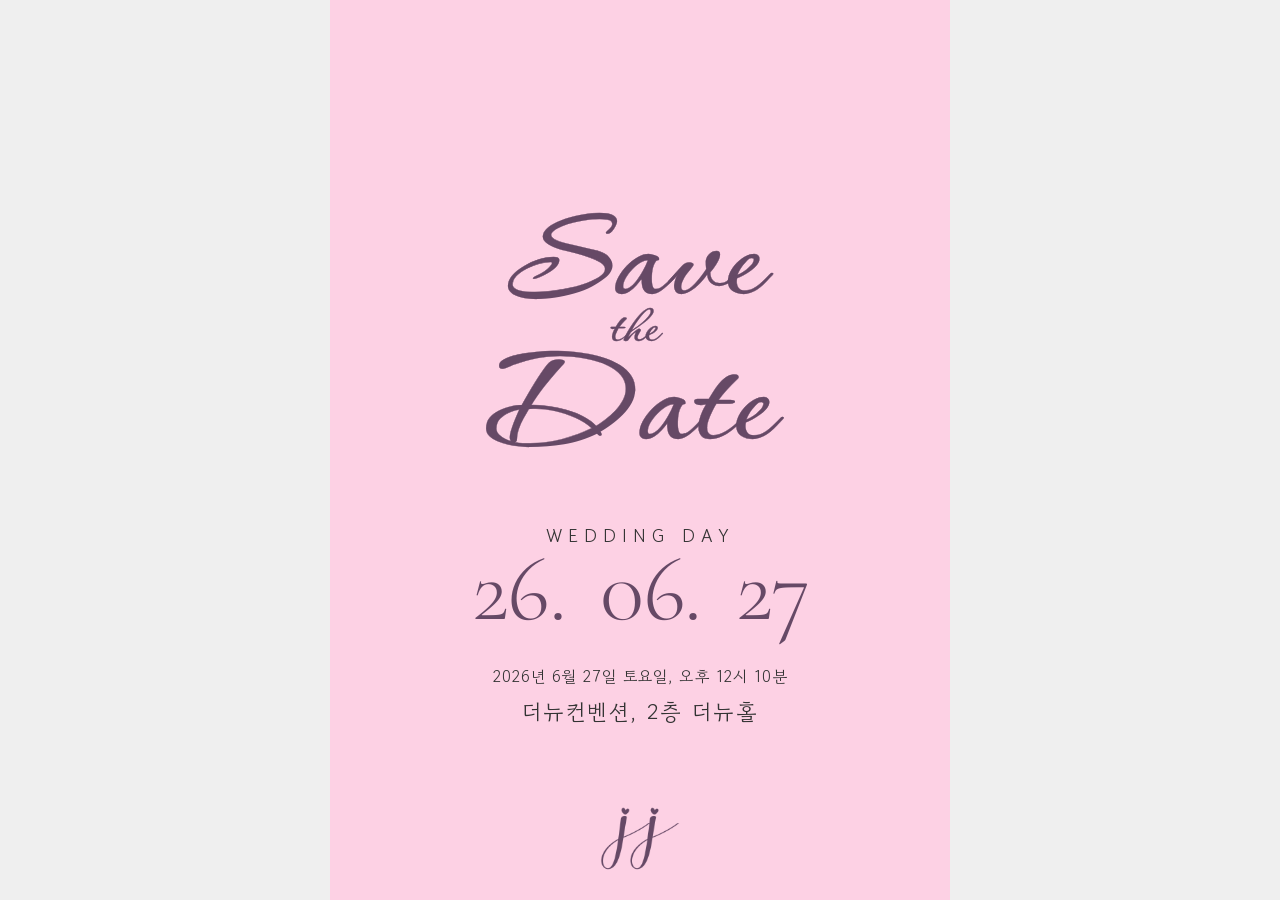
<file: index.html>
<!doctype html>
<html lang="en">
  <head>
    <meta charset="UTF-8" />
    <meta http-equiv="X-UA-Compatible" content="IE=edge" />

    <!-- 기존 메타 -->
    <!-- <meta name="viewport" content="width=device-width, initial-scale=1.0" /> -->

    <!-- 뉴 메타 -->
    <meta
      name="viewport"
      content="width=device-width, initial-scale=1.0, maximum-scale=1.0, user-scalable=no"
    />

    <title>박종복 ♥ 신지수 결혼합니다!</title>

    <!-- SEO 기본 -->
    <meta
      name="description"
      content="2026년 6월 27일 토요일 오후 12시 10분 - 더뉴컨벤션"
    />
    <meta name="keywords" content="더뉴컨벤션" />
    <meta name="format-detection" content="telephone=no" />

    <!-- ✅ 링크 공유 썸네일(Open Graph) -->
    <meta property="og:type" content="website" />
    <meta property="og:title" content="박종복 ♥ 신지수 결혼합니다!" />
    <meta
      property="og:description"
      content="2026년 6월 27일 토요일 오후 12시 10분 - 더뉴컨벤션"
    />

    <!-- ❗ 레포명 수정 필수 -->
    <meta
      property="og:url"
      content="https://parkjongbok1.github.io/jj_wedding/"
    />

    <!-- ❗ 썸네일 이미지 절대경로 -->
    <meta
      property="og:image"
      content="https://parkjongbok1.github.io/jj_wedding/meta/thumb.jpg"
    />

    <!-- 기존 CSS -->
    <link rel="stylesheet" href="css/reset.css" />
    <link rel="stylesheet" href="css/common.css" />
    <link rel="stylesheet" href="css/slick.css" />
    <link rel="stylesheet" href="css/style.css" />

    <link
      rel="stylesheet"
      href="https://cdnjs.cloudflare.com/ajax/libs/font-awesome/4.7.0/css/font-awesome.css"
    />

    <!-- FONT -->
    <link rel="preconnect" href="https://fonts.googleapis.com" />
    <link rel="preconnect" href="https://fonts.gstatic.com" crossorigin />

    <!-- 날짜 serif -->
    <link
      href="https://fonts.googleapis.com/css2?family=Cormorant+Garamond:wght@300;400;500&display=swap"
      rel="stylesheet"
    />

    <!-- 기본 -->
    <link
      href="https://fonts.googleapis.com/css2?family=Montserrat:wght@300;400;500;600&display=swap"
      rel="stylesheet"
    />

    <!-- Save the Date -->
    <link
      href="https://fonts.googleapis.com/css2?family=Corinthia:wght@400;700&display=swap"
      rel="stylesheet"
    />

    <!-- JQ -->
    <script src="https://code.jquery.com/jquery-3.7.1.min.js"></script>

    <style>
      @import url("https://fonts.googleapis.com/css2?family=Gowun+Dodum&display=swap");

      * {
        margin: 0;
        padding: 0;
        box-sizing: border-box;
      }
      /* 페이지 페이드 효과 */
      body {
        opacity: 1;
        transition: opacity 1s ease;
      }

      body.fade-out {
        opacity: 0;
      }

      body {
        width: 100%;
        height: 100vh;
        overflow: hidden;

        background: #efefef;

        font-family: "Gowun Dodum", sans-serif;
        /* color: #111; */
      }

      /* 전체 */
      .intro {
        width: 100%;
        height: 100vh;
        max-width: 620px;
        margin: 0 auto;

        display: flex;
        justify-content: center;
        align-items: center;
        background: #fdd1e4;

        /* padding: 30px; */
      }

      /* 내부 */
      .wrap {
        width: 100%;
        max-width: 430px;

        display: flex;
        flex-direction: column;
        align-items: center;

        text-align: center;
      }

      /* SVG */
      .svg-area {
        width: 100%;
        margin-bottom: 20px;
      }

      .save-svg {
        width: 100%;
        overflow: visible;
        transform: scale(0.8);
      }

      /* 공통 */
      .save-svg text {
        fill: transparent;

        /* 수정 */
        stroke: #664966;

        /* 얇은 두께 */
        stroke-width: 0.45;

        stroke-linecap: round;
        stroke-linejoin: round;

        font-family: "Corinthia", cursive;
        font-weight: 700;

        text-anchor: middle;

        stroke-dasharray: 1400;
        stroke-dashoffset: 1400;

        animation: handwriting 2s ease forwards;
      }

      /* Save */
      .save {
        font-size: 210px;

        animation-delay: 0s;
      }

      /* the */
      .the {
        font-size: 80px;

        animation-delay: 1s;
      }

      /* Date */
      .date-script {
        font-size: 220px;

        animation-delay: 1.8s;
      }

      /* 손글씨 */
      /* 손글씨 */
      @keyframes handwriting {
        0% {
          stroke-dashoffset: 1400;
          fill: transparent;
        }

        70% {
          fill: transparent;
        }

        100% {
          stroke-dashoffset: 0;

          /* 수정 */
          fill: #664966;
        }
      }
      .wrap .title {
        display: flex;
        justify-content: center;
        align-items: center;
        flex-direction: column;
      }
      /* 서브 */
      .sub {
        font-size: 18px;
        letter-spacing: 6px;
        /* margin-bottom: 62px; */

        opacity: 0;
        transform: translateY(20px);

        animation: fadeUp 1s ease forwards;
        animation-delay: 1.8s;
      }

      /* 날짜 */
      .date {
        display: flex;
        align-items: center;
        gap: 35px;

        margin: 0 0 32px;
        color: #664966;

        opacity: 0;
        transform: translateY(20px);

        animation: fadeUp 1s ease forwards;
        animation-delay: 2.1s;
      }

      .date span {
        font-family: "Cormorant Garamond", serif;
        font-size: 92px;
        font-weight: 300;
        line-height: 1;
      }

      /* 위치 */
      .location {
        font-size: 22px;
        letter-spacing: 2px;

        opacity: 0;
        transform: translateY(20px);

        animation: fadeUp 1s ease forwards;
        animation-delay: 2.7s;
      }

      /* 하단 */
      .confirm {
        font-size: 16px;
        letter-spacing: 1px;
        opacity: 0;
        transform: translateY(20px);
        margin-bottom: 16px;

        animation: fadeUp 1s ease forwards;
        animation-delay: 2.4s;
      }

      .jj_logo {
        position: absolute;
        bottom: 2%;
        left: 50%;
        transform: translateX(-50%);
        width: 14%;
      }

      /* 등장 */
      @keyframes fadeUp {
        to {
          opacity: 1;
          transform: translateY(0);
        }
      }

      /* 모바일 */
      @media (max-width: 720px) {
        .save {
          font-size: 44vw;
        }

        .the {
          font-size: 20vw;
          transform: translateY(3%);
        }

        .date-script {
          font-size: 46vw;
        }
        .svg-area {
          margin: -30vw 0 0 0;
        }
        .wrap .title {
          display: flex;
          justify-content: center;
          align-items: center;
          flex-direction: column;
        }
        .sub {
          font-size: 5vw;
          /* margin-bottom: 12vw; */
          margin-top: 0;
        }
        .date {
          gap: 20px;
          /* margin-bottom: 11vw; */
          margin: 3vw 0 5vw;
        }

        .date span {
          font-size: 18vw;
        }
        .name-box {
          padding: 18px 20px;
          margin-bottom: 2.5vw;
          font-size: 7vw;
        }
        .location {
          font-size: 5vw;
          /* margin-bottom: 4%; */
        }
        .confirm {
          font-size: 4vw;
        }

        .jj_logo {
          position: absolute;
          bottom: 5%;
          left: 50%;
          transform: translateX(-50%);
          width: 14%;
        }
      }
    </style>
  </head>

  <body>
    <section class="intro">
      <div class="wrap">
        <!-- SVG -->
        <div class="svg-area">
          <svg class="save-svg" viewBox="0 0 500 380">
            <!-- SAVE -->
            <text class="save" x="240" y="120">Save</text>

            <!-- THE -->
            <text class="the" x="240" y="190">the</text>

            <!-- DATE -->
            <text class="date-script" x="230" y="330">Date</text>
          </svg>
        </div>

        <div class="title">
          <p class="sub">WEDDING DAY</p>

          <div class="date">
            <span>26.</span><span>06.</span><span>27</span>
          </div>

          <p class="confirm">2026년 6월 27일 토요일, 오후 12시 10분</p>

          <p class="location">더뉴컨벤션, 2층 더뉴홀</p>
        </div>

        <img src="img/jj_logo.png" alt="" class="jj_logo" />
      </div>
    </section>

    <script>
      // SVG 글자 길이 자동 계산
      $(".save-svg text").each(function () {
        const length = this.getComputedTextLength();

        $(this).css({
          "stroke-dasharray": length + 500,
          "stroke-dashoffset": length + 500,
        });
      });

      // 4.2초 뒤 자연스럽게 사라진 후 이동
      setTimeout(() => {
        document.body.classList.add("fade-out");

        // 페이드 끝난 뒤 이동
        setTimeout(() => {
          window.location.href = "jbjs_wedding.html";
        }, 1000);
      }, 4200);
    </script>
  </body>
</html>
</file>
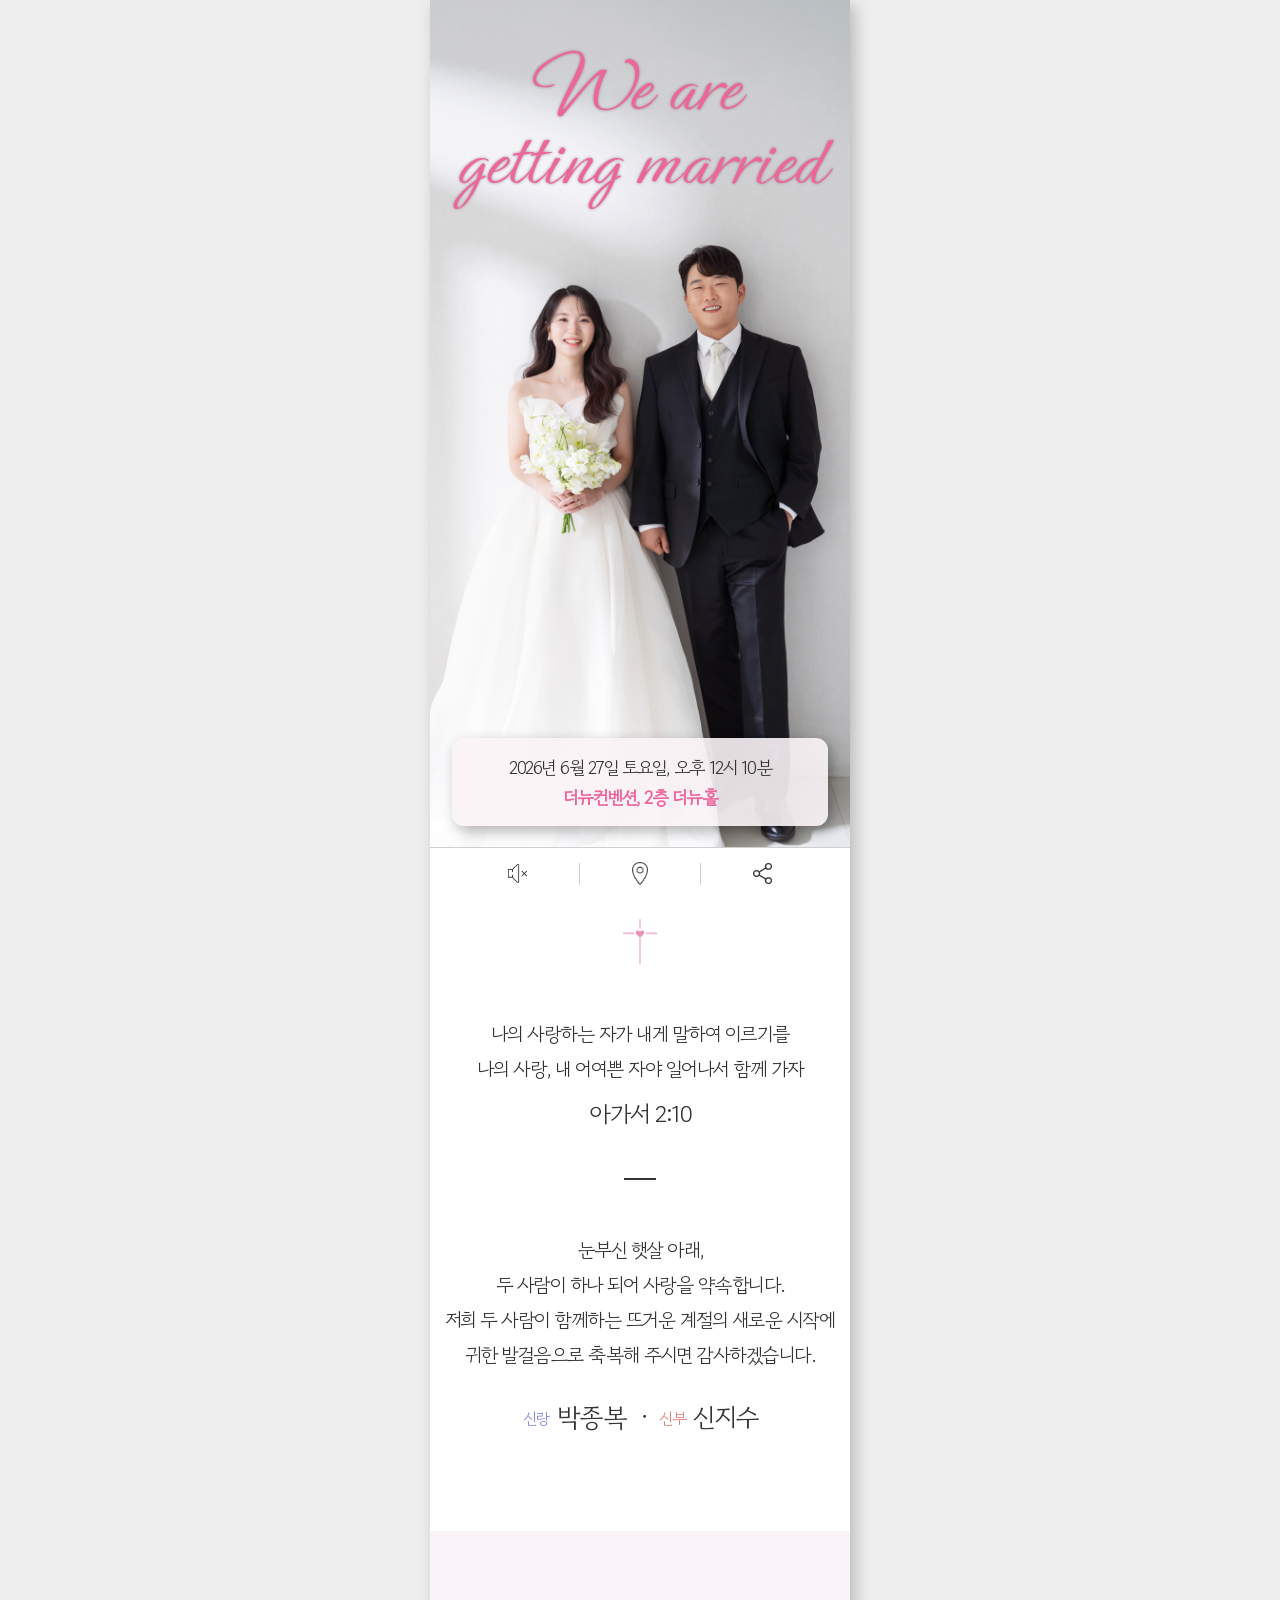
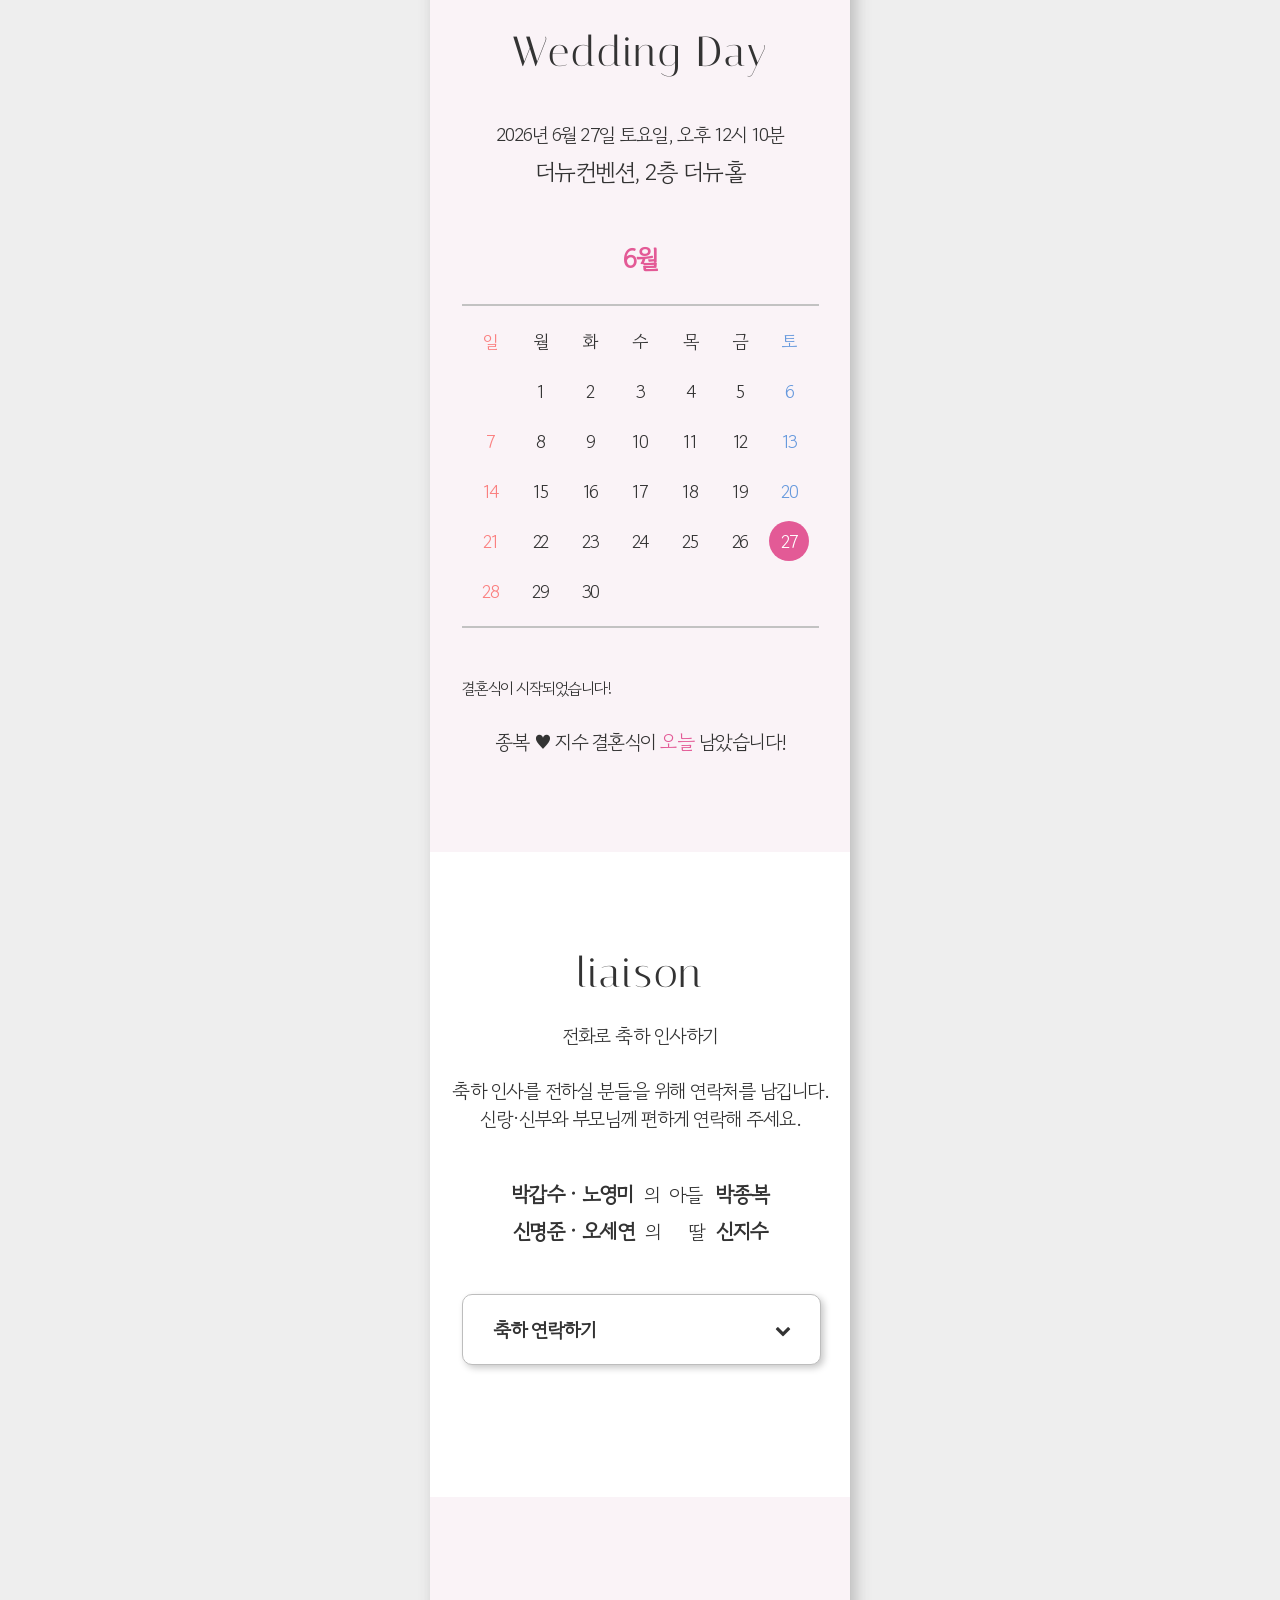
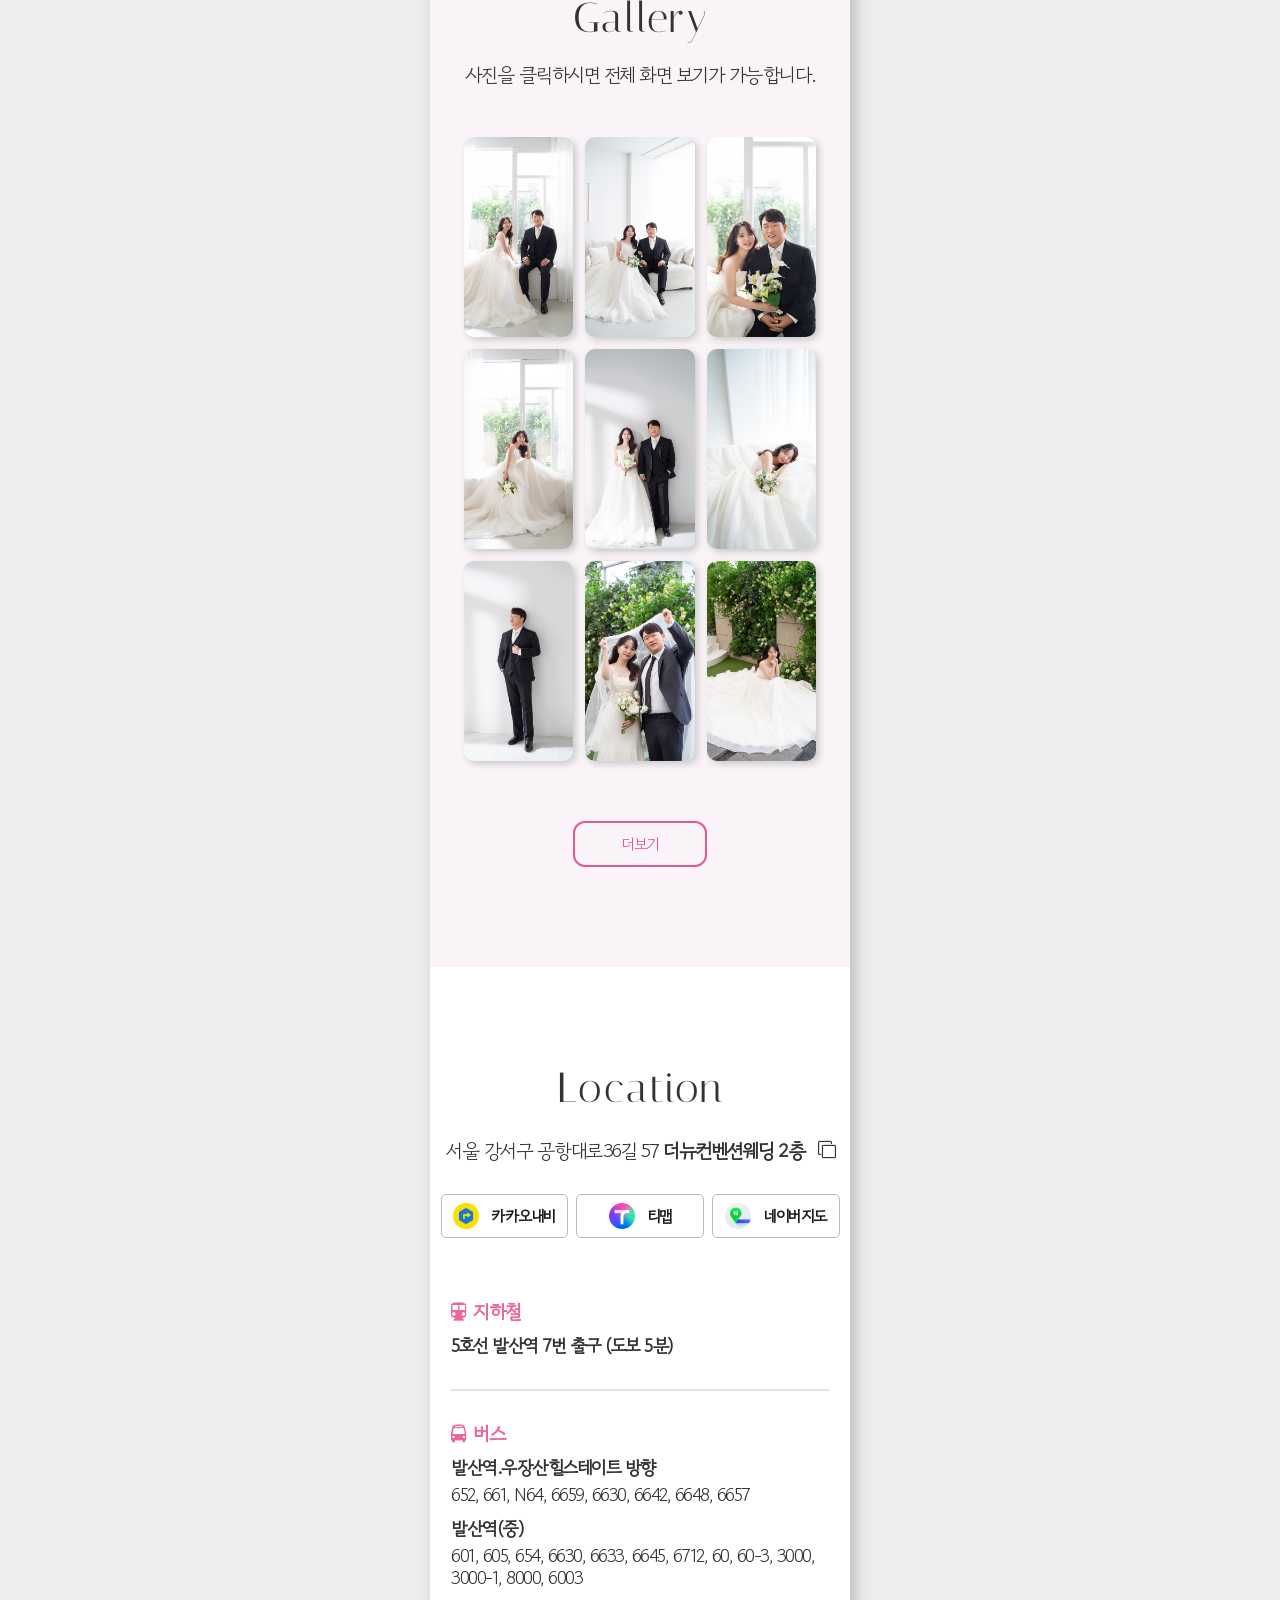
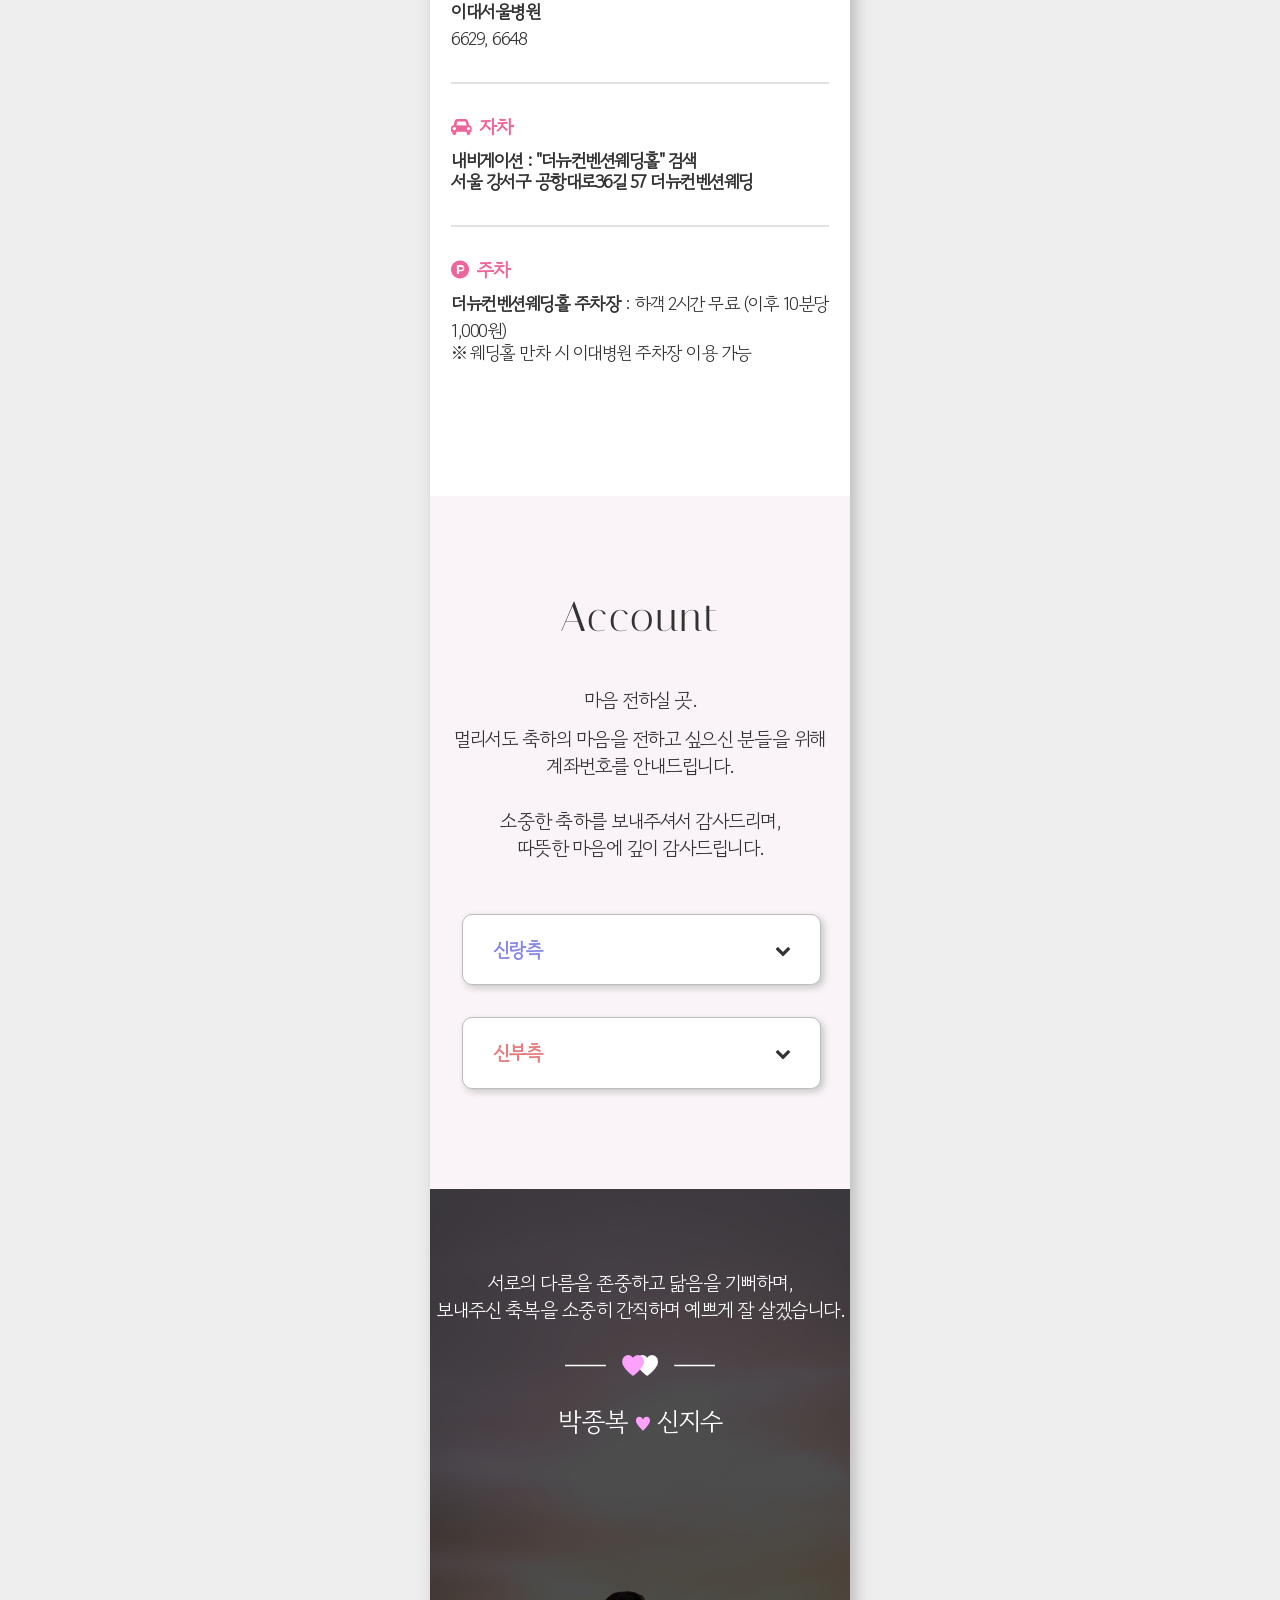
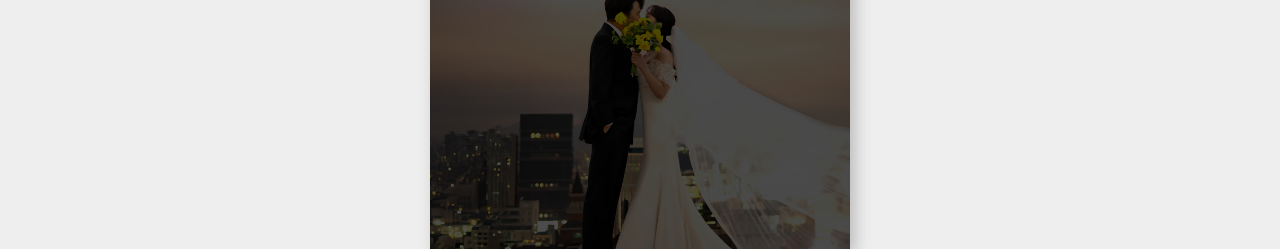
<file: jbjs_wedding.html>
<!doctype html>
<html lang="en">
  <head>
    <meta charset="UTF-8" />
    <meta http-equiv="X-UA-Compatible" content="IE=edge" />

    <!-- 기존 메타 -->
    <!-- <meta name="viewport" content="width=device-width, initial-scale=1.0" /> -->

    <!-- 뉴 메타 -->
    <meta
      name="viewport"
      content="width=device-width, initial-scale=1.0, maximum-scale=1.0, user-scalable=no"
    />

    <title>박종복 ♥ 신지수 결혼합니다!</title>

    <!-- SEO 기본 -->
    <meta
      name="description"
      content="2026년 6월 27일 토요일 오후 12시 10분 - 더뉴컨벤션"
    />
    <meta name="keywords" content="더뉴컨벤션" />
    <meta name="format-detection" content="telephone=no" />

    <!-- ✅ 링크 공유 썸네일(Open Graph) -->
    <meta property="og:type" content="website" />
    <meta property="og:title" content="박종복 ♥ 신지수 결혼합니다!" />
    <meta
      property="og:description"
      content="26.6.27 토요일 12시 10분 / 더뉴컨벤션"
    />

    <!-- ❗ 레포명 수정 필수 -->
    <meta
      property="og:url"
      content="https://parkjongbok1.github.io/jj_wedding/"
    />

    <!-- ❗ 썸네일 이미지 절대경로 -->
    <meta
      property="og:image"
      content="https://parkjongbok1.github.io/jj_wedding/meta/thumb.jpg"
    />

    <!-- 기존 CSS -->
    <link rel="stylesheet" href="css/reset.css" />
    <link rel="stylesheet" href="css/common.css" />
    <link rel="stylesheet" href="css/slick.css" />
    <link rel="stylesheet" href="css/style.css" />

    <link
      rel="stylesheet"
      href="https://cdnjs.cloudflare.com/ajax/libs/font-awesome/4.7.0/css/font-awesome.css"
    />

    <style>
      /* 텍스트 선택 및 드래그 방지 */
      * {
        -webkit-user-select: none !important;
        -moz-user-select: none !important;
        -ms-user-select: none !important;
        user-select: none !important;
        -webkit-touch-callout: none !important;
      }

      /* 이미지 드래그 방지 */
      img {
        -webkit-user-drag: none !important;
        pointer-events: none !important;
      }

      /* 인쇄 방지 */
      @media print {
        body {
          display: none !important;
        }
      }
    </style>

    <!-- 기존 JS -->
    <script src="js/jquery-3.6.0.min.js"></script>
    <script src="js/slick.min.js"></script>
    <script src="js/EC_scroll.js"></script>
    <script src="js/common.js"></script>
  </head>

  <body>
    <!-- 본 모바일 청첩장 레이아웃 -->
    <div class="guideline">
      <div class="poppop">
        <div class="pop_item">
          <div class="bgm"><img src="img/off.png" alt="" /></div>

          <audio id="bgmAudio" loop>
            <source src="music/music.mp3" type="audio/mpeg" />
          </audio>

          <span class="line"></span>

          <!-- 위치 버튼 -->
          <div class="makr">
            <img src="img/makr.png" alt="" />
          </div>

          <span class="line"></span>

          <div class="share">
            <img src="img/share.png" alt="" />
          </div>
        </div>

        <!-- 공유 팝업 -->
        <div class="share_popup">
          <div class="share_inner">
            <!-- 닫기 -->
            <button class="close_btn">✕</button>

            <!-- 타이틀 -->
            <p class="share_title">공유하기</p>

            <!-- 버튼들 -->
            <div class="share_list">
              <!-- 링크복사 -->
              <a href="javascript:void(0);" class="copy-link">
                <div class="icon link">
                  <img src="img/link.png" alt="" />
                </div>

                <span>링크 복사</span>
              </a>
            </div>
          </div>
        </div>

        <!-- 지도 팝업 -->
        <div class="map_popup">
          <div class="map_inner">
            <!-- 닫기 -->
            <button class="map_close_btn">✕</button>

            <!-- 타이틀 -->
            <p class="map_title">지도 앱 열기</p>

            <!-- 버튼들 -->
            <div class="map_list">
              <!-- 카카오맵 -->
              <a href="https://place.map.kakao.com/26314220" target="_blank">
                <div class="icon kakao_map">
                  <img src="img/kakao_map.png" alt="" />
                </div>

                <span>카카오맵</span>
              </a>

              <!-- 네이버지도 -->
              <a href="https://naver.me/5UEc8GRX" target="_blank">
                <div class="icon naver_map">
                  <img src="img/naver_map.png" alt="" />
                </div>

                <span>네이버지도</span>
              </a>

              <!-- 구글맵 -->
              <a
                href="https://maps.app.goo.gl/9M4SnXaUmhoSD5aZ8"
                target="_blank"
              >
                <div class="icon google_map">
                  <img src="img/google_map.png" alt="" />
                </div>

                <span>구글맵</span>
              </a>
            </div>
          </div>
        </div>

        <script>
          // 요소 선택
          const bgmBtn = document.querySelector(".bgm");
          const bgmAudio = document.getElementById("bgmAudio");

          // 오디오 미리 로드
          bgmAudio.preload = "auto";

          // 시작 상태
          let isPlaying = true;

          // 페이지 로드 후 자동 재생
          window.addEventListener("load", async () => {
            try {
              // 모바일 대응용 mute 후 재생
              bgmAudio.muted = true;

              await bgmAudio.play();

              // 음소거 해제
              bgmAudio.muted = false;

              // 버튼 이미지 변경
              bgmBtn.innerHTML = '<img src="img/on.png" alt="ON">';
            } catch (e) {
              // 자동재생 실패
              isPlaying = false;

              bgmBtn.classList.add("off");
              bgmBtn.innerHTML = '<img src="img/off.png" alt="OFF">';
            }
          });

          // BGM 버튼 클릭
          bgmBtn.addEventListener("click", async () => {
            if (isPlaying) {
              bgmAudio.pause();

              bgmBtn.classList.add("off");
              bgmBtn.innerHTML = '<img src="img/off.png" alt="OFF">';
            } else {
              await bgmAudio.play();

              bgmBtn.classList.remove("off");
              bgmBtn.innerHTML = '<img src="img/on.png" alt="ON">';
            }

            isPlaying = !isPlaying;
          });

          // =========================
          // 공유 팝업
          // =========================

          // 공유 버튼 클릭
          $(".share").click(function () {
            $(".share_popup").addClass("active");
          });

          // 공유팝업 닫기
          $(".close_btn").click(function () {
            $(".share_popup").removeClass("active");
          });

          // 바깥영역 클릭 시 닫기
          $(".share_popup").click(function (e) {
            if ($(e.target).hasClass("share_popup")) {
              $(".share_popup").removeClass("active");
            }
          });

          // 링크 복사
          $(".copy-link").click(function () {
            navigator.clipboard.writeText(
              "https://parkjongbok1.github.io/jj_wedding/",
            );

            alert("링크가 복사되었습니다.");
          });

          // =========================
          // 지도 팝업
          // =========================

          // 지도 버튼 클릭
          $(".makr").click(function () {
            $(".map_popup").addClass("active");
          });

          // 지도팝업 닫기
          $(".map_close_btn").click(function () {
            $(".map_popup").removeClass("active");
          });

          // 바깥영역 클릭 시 닫기
          $(".map_popup").click(function (e) {
            if ($(e.target).hasClass("map_popup")) {
              $(".map_popup").removeClass("active");
            }
          });
        </script>
      </div>

      <div class="wrep">
        <!-- main -->
        <main class="main wrapper">
          <!-- sec01 비주얼 -->
          <section class="sec01 visual">
            <div class="title">
              <!-- <strong>2026.06.27 SAT 12:10 PM</strong> -->
              <h2>
                We are <br />
                getting married
              </h2>
              <!-- <p>신랑 박종복 <span>♥</span> 신부 신지수</p> -->
            </div>

            <div class="title02">
              <p>
                2026년 6월 27일 토요일, 오후 12시 10분
                <strong>더뉴컨벤션, 2층 더뉴홀</strong>
              </p>
            </div>
          </section>

          <!-- sec02 인사말 -->
          <section class="sec02 greeting">
            <div class="title">
              <div class="svg_wrap ani t-delay0_2">
                <svg
                  xmlns="http://www.w3.org/2000/svg"
                  xmlns:xlink="http://www.w3.org/1999/xlink"
                  viewBox="0 0 160 52"
                  width="160"
                  height="52"
                  preserveAspectRatio="xMidYMid meet"
                  style="
                    width: 100%;
                    height: 100%;
                    transform: translate3d(0px, 0px, 0px);
                    content-visibility: visible;
                  "
                >
                  <defs>
                    <clipPath id="__lottie_element_61">
                      <rect width="160" height="52" x="0" y="0"></rect>
                    </clipPath>
                  </defs>
                  <g clip-path="url(#__lottie_element_61)">
                    <g
                      transform="matrix(1,0,0,1,80,29.375)"
                      opacity="1"
                      style="display: block"
                    >
                      <path
                        stroke-linecap="round"
                        stroke-linejoin="round"
                        fill-opacity="0"
                        stroke="#e0478a"
                        stroke-opacity="1"
                        stroke-width="1"
                        d=" M-5.906000137329102,-15.937999725341797 C-5.906000137329102,-15.937999725341797 -15.812000274658203,-16 -15.812000274658203,-16 M5.906000137329102,-16 C5.906000137329102,-16 16,-15.937999725341797 16,-15.937999725341797"
                      ></path>
                    </g>
                    <g
                      transform="matrix(1,0,0,1,80,34.5)"
                      opacity="1"
                      style="display: block"
                    >
                      <path
                        stroke-linecap="round"
                        stroke-linejoin="round"
                        fill-opacity="0"
                        stroke="#e0478a"
                        stroke-opacity="1"
                        stroke-width="1"
                        d=" M0,-15.895999908447266 C0,-15.895999908447266 0,17.104000091552734 0,5.104000091552734"
                      ></path>
                    </g>
                    <g
                      transform="matrix(1,0,0,-1,80,-7.5)"
                      opacity="1"
                      style="display: block"
                    >
                      <path
                        stroke-linecap="round"
                        stroke-linejoin="round"
                        fill-opacity="0"
                        stroke="#e0478a"
                        stroke-opacity="1"
                        stroke-width="1"
                        d=" M0,-15.895999908447266 C0,-15.895999908447266 0,-7.583000183105469 0,-7.583000183105469"
                      ></path>
                    </g>
                    <g
                      transform="matrix(1,0,0,1,80,14)"
                      opacity="1"
                      style="display: block"
                    >
                      <path
                        fill="#e0478a"
                        fill-opacity="0.9999999999999994"
                        d=" M-0.02199999988079071,-2.2790000438690186 C0.1459999978542328,-2.4590001106262207 0.29600000381469727,-2.638000011444092 0.46399998664855957,-2.799999952316284 C1.0729999542236328,-3.3570001125335693 1.7799999713897705,-3.5290000438690186 2.5480000972747803,-3.2679998874664307 C3.306999921798706,-3.0160000324249268 3.7839999198913574,-2.4679999351501465 3.943000078201294,-1.6679999828338623 C4.0929999351501465,-0.9309999942779541 3.8989999294281006,-0.27399998903274536 3.378000020980835,0.25600001215934753 C2.371000051498413,1.2990000247955322 1.3459999561309814,2.3329999446868896 0.32199999690055847,3.367000102996826 C0.10100000351667404,3.5920000076293945 -0.20800000429153442,3.5739998817443848 -0.44600000977516174,3.3399999141693115 C-0.9580000042915344,2.819000005722046 -1.4700000286102295,2.2980000972747803 -1.9819999933242798,1.7760000228881836 C-2.4679999351501465,1.2730000019073486 -2.9539999961853027,0.7770000100135803 -3.447999954223633,0.27399998903274536 C-3.86299991607666,-0.14900000393390656 -4.0929999351501465,-0.6610000133514404 -4.084000110626221,-1.2450000047683716 C-4.074999809265137,-2.072000026702881 -3.7130000591278076,-2.7190001010894775 -2.989000082015991,-3.115000009536743 C-2.124000072479248,-3.5910000801086426 -1.1619999408721924,-3.430000066757202 -0.46399998664855957,-2.7290000915527344 C-0.3230000138282776,-2.5940001010894775 -0.1899999976158142,-2.450000047683716 -0.03099999949336052,-2.2880001068115234 C-0.03099999949336052,-2.2880001068115234 -0.02199999988079071,-2.2790000438690186 -0.02199999988079071,-2.2790000438690186z"
                      ></path>
                    </g>
                  </g>
                </svg>
              </div>

              <div class="top ani t-delay0_3">
                <span>
                  나의 사랑하는 자가 내게 말하여 이르기를<br />
                  나의 사랑, 내 어여쁜 자야 일어나서 함께 가자
                </span>
                <strong>아가서 2:10</strong>
              </div>

              <div class="line ani t-delay0_4"></div>

              <div class="btm">
                <span class="ani t-delay0_5">
                  눈부신 햇살 아래,<br />
                  두 사람이 하나 되어 사랑을 약속합니다.<br />
                  저희 두 사람이 함께하는 뜨거운 계절의 새로운 시작에<br />
                  귀한 발걸음으로 축복해 주시면 감사하겠습니다.
                </span>
                <h2 class="ani t-delay0_6">
                  <span style="color: rgb(135 135 231)">신랑</span> 박종복 ㆍ
                  <span style="color: rgb(230, 123, 123); margin-left: 5px">
                    신부
                  </span>
                  신지수
                </h2>
              </div>
            </div>
          </section>

          <!-- sec03 달력 -->
          <section class="sec03 calendar">
            <!-- <div class="banner01 ani_O t-delay0_2"></div> -->

            <div class="calendar_cont">
              <div class="title">
                <h2 class="ani_O t-delay0_3">Wedding Day</h2>

                <p class="ani_O t-delay0_4">
                  2026년 6월 27일 토요일, 오후 12시 10분
                </p>
                <span class="ani_O t-delay0_5">더뉴컨벤션, 2층 더뉴홀</span>
              </div>

              <h3 class="calendar_num">6월</h3>

              <div class="calendar_desc">
                <ul>
                  <li class="red ani t-delay0_1">일</li>
                  <li class="ani t-delay0_2">월</li>
                  <li class="ani t-delay0_3">화</li>
                  <li class="ani t-delay0_4">수</li>
                  <li class="ani t-delay0_5">목</li>
                  <li class="ani t-delay0_6">금</li>
                  <li class="blue ani t-delay0_7">토</li>
                </ul>
                <ul>
                  <li class="red ani t-delay0_1"></li>
                  <li class="ani t-delay0_2">1</li>
                  <li class="ani t-delay0_3">2</li>
                  <li class="ani t-delay0_4">3</li>
                  <li class="ani t-delay0_5">4</li>
                  <li class="ani t-delay0_6">5</li>
                  <li class="blue ani t-delay0_7">6</li>
                </ul>
                <ul>
                  <li class="red ani t-delay0_1">7</li>
                  <li class="ani t-delay0_2">8</li>
                  <li class="ani t-delay0_3">9</li>
                  <li class="ani t-delay0_4">10</li>
                  <li class="ani t-delay0_5">11</li>
                  <li class="ani t-delay0_6">12</li>
                  <li class="blue ani t-delay0_7">13</li>
                </ul>
                <ul>
                  <li class="red ani t-delay0_1">14</li>
                  <li class="ani t-delay0_2">15</li>
                  <li class="ani t-delay0_3">16</li>
                  <li class="ani t-delay0_4">17</li>
                  <li class="ani t-delay0_5">18</li>
                  <li class="ani t-delay0_6">19</li>
                  <li class="blue ani t-delay0_7">20</li>
                </ul>
                <ul>
                  <li class="red ani t-delay0_1">21</li>
                  <li class="ani t-delay0_2">22</li>
                  <li class="ani t-delay0_3">23</li>
                  <li class="ani t-delay0_4">24</li>
                  <li class="ani t-delay0_5">25</li>
                  <li class="ani t-delay0_6">26</li>
                  <li class="blue dd ani t-delay0_7">27</li>
                </ul>
                <ul>
                  <li class="red ani t-delay0_1">28</li>
                  <li class="ani t-delay0_2">29</li>
                  <li class="ani t-delay0_3">30</li>
                  <li class="ani t-delay0_4"></li>
                  <li class="ani t-delay0_5"></li>
                  <li class="ani t-delay0_6"></li>
                  <li class="blue ani t-delay0_7"></li>
                </ul>
              </div>

              <div id="countdown" class="ani t-delay0_6"></div>
              <div class="comment ani_O t-delay0_6">
                <h4>
                  종복 ♥ 지수 결혼식이 <span id="day_date"></span> 남았습니다!
                </h4>
              </div>

              <script>
                // 목표 날짜 (2026-06-27 12:10)
                const targetDate = new Date("2026-06-27T12:10:00");

                // 1초마다 실행
                function updateCountdown() {
                  const now = new Date();
                  const diff = targetDate - now;

                  // 시간이 지났을 경우
                  if (diff <= 0) {
                    document.getElementById("countdown").innerHTML =
                      "결혼식이 시작되었습니다!";
                    document.getElementById("day_date").innerText = "오늘";
                    return;
                  }

                  // 남은 시간 계산
                  const days = Math.floor(diff / (1000 * 60 * 60 * 24));
                  const hours = Math.floor(
                    (diff % (1000 * 60 * 60 * 24)) / (1000 * 60 * 60),
                  );
                  const minutes = Math.floor(
                    (diff % (1000 * 60 * 60)) / (1000 * 60),
                  );
                  const seconds = Math.floor((diff % (1000 * 60)) / 1000);

                  // 카운트다운 UI
                  document.getElementById("countdown").innerHTML =
                    `<div class="calendar_item"><h2>${days}</h2><span>DAYS</span></div>
     <div class="calendar_item"><h2>${hours}</h2><span>HOURS</span></div>
     <div class="calendar_item"><h2>${minutes}</h2><span>MINUTES</span></div>
     <div class="calendar_item"><h2>${seconds}</h2><span>SECONDS</span></div>`;

                  // 상단 D-day 텍스트 (일만 표시)
                  document.getElementById("day_date").innerText = `${days}일`;
                }

                // 실행
                setInterval(updateCountdown, 1000);
                updateCountdown();
              </script>
            </div>

            <!-- <div class="banner02 ani_O t-delay0_4"></div> -->
          </section>

          <!-- sec04 연락 -->
          <section class="sec04 liaison">
            <div class="title">
              <h2 class="ani_O t-delay0_3">liaison</h2>

              <p class="ani_O t-delay0_4">전화로 축하 인사하기</p>

              <span class="ani_O t-delay0_5">
                축하 인사를 전하실 분들을 위해 연락처를 남깁니다.<br />
                신랑·신부와 부모님께 편하게 연락해 주세요.
              </span>
            </div>

            <div class="liaison_infor ani t-delay0_3">
              <h3>박갑수ㆍ노영미<span>의 &nbsp;아들</span>박종복</h3>
              <h3>
                신명준ㆍ오세연<span>의 &nbsp;&nbsp;&nbsp;&nbsp;&nbsp;딸</span
                >신지수
              </h3>
            </div>

            <div class="desc">
              <div class="items items01 ani t-delay0_6">
                <div class="top_name">
                  <h3>축하 연락하기</h3>
                  <span class="arrow"><i class="fa fa-chevron-down"></i></span>
                </div>

                <ul class="liaison_desc liaison_desc01">
                  <li class="liaison_item list_name"><span>신랑측</span></li>

                  <li class="liaison_item">
                    <h4>신랑<span>박종복</span></h4>

                    <div class="copy">
                      <a href="tel:01042903048" class="liaison_copyBtn">
                        <i class="fa fa-phone" aria-hidden="true"></i>
                      </a>

                      <a
                        href="sms:01042903048?body=결혼 축하드립니다!"
                        class="liaison_copyBtn"
                      >
                        <i class="fa fa-comments" aria-hidden="true"></i>
                      </a>
                    </div>
                  </li>

                  <li class="liaison_item">
                    <h4>신랑 아버지<span>박갑수</span></h4>

                    <div class="copy">
                      <a href="tel:01022023048" class="liaison_copyBtn">
                        <i class="fa fa-phone" aria-hidden="true"></i>
                      </a>

                      <a
                        href="sms:01022023048?body=결혼 축하드립니다!"
                        class="liaison_copyBtn"
                      >
                        <i class="fa fa-comments" aria-hidden="true"></i>
                      </a>
                    </div>
                  </li>

                  <li class="liaison_item">
                    <h4>신랑 어머니<span>노영미</span></h4>

                    <div class="copy">
                      <a href="tel:01057104982" class="liaison_copyBtn">
                        <i class="fa fa-phone" aria-hidden="true"></i>
                      </a>

                      <a
                        href="sms:01057104982?body=결혼 축하드립니다!"
                        class="liaison_copyBtn"
                      >
                        <i class="fa fa-comments" aria-hidden="true"></i>
                      </a>
                    </div>
                  </li>
                </ul>

                <ul class="liaison_desc liaison_desc02">
                  <li class="liaison_item list_name"><span>신부측</span></li>

                  <li class="liaison_item">
                    <h4>신부<span>신지수</span></h4>

                    <div class="copy">
                      <a href="tel:01092095337" class="liaison_copyBtn">
                        <i class="fa fa-phone" aria-hidden="true"></i>
                      </a>

                      <a
                        href="sms:01092095337?body=결혼 축하드립니다!"
                        class="liaison_copyBtn"
                      >
                        <i class="fa fa-comments" aria-hidden="true"></i>
                      </a>
                    </div>
                  </li>

                  <li class="liaison_item">
                    <h4>신부 아버지<span>신명준</span></h4>

                    <div class="copy">
                      <a href="tel:01057579943" class="liaison_copyBtn">
                        <i class="fa fa-phone" aria-hidden="true"></i>
                      </a>

                      <a
                        href="sms:01057579943?body=결혼 축하드립니다!"
                        class="liaison_copyBtn"
                      >
                        <i class="fa fa-comments" aria-hidden="true"></i>
                      </a>
                    </div>
                  </li>

                  <li class="liaison_item">
                    <h4>신부 어머니<span>오세연</span></h4>

                    <div class="copy">
                      <a href="tel:01030305716" class="liaison_copyBtn">
                        <i class="fa fa-phone" aria-hidden="true"></i>
                      </a>

                      <a
                        href="sms:01030305716?body=결혼 축하드립니다!"
                        class="liaison_copyBtn"
                      >
                        <i class="fa fa-comments" aria-hidden="true"></i>
                      </a>
                    </div>
                  </li>
                </ul>
              </div>
            </div>

            <script>
              document.addEventListener("DOMContentLoaded", function () {
                const liaisonItems =
                  document.querySelectorAll(".liaison .items");

                liaisonItems.forEach((item) => {
                  const header = item.querySelector(".top_name");

                  header.addEventListener("click", () => {
                    item.classList.toggle("active");
                  });
                });
              });
            </script>
          </section>

          <!-- sec05 갤러리 -->
          <section class="sec05 gallery">
            <div class="title">
              <h2 class="ani_O t-delay0_3">Gallery</h2>

              <p class="ani_O t-delay0_4">
                사진을 클릭하시면 전체 화면 보기가 가능합니다.
              </p>
            </div>

            <div class="gallery_cont">
              <div class="desc desc01">
                <a href="#" class="item gallery_img01 ani t-delay0_2">
                  <img src="gallery01/gallery_img01.png" alt="" />
                </a>
                <a href="#" class="item gallery_img02 ani t-delay0_3">
                  <img src="gallery01/gallery_img02.png" alt="" />
                </a>
                <a href="#" class="item gallery_img03 ani t-delay0_4">
                  <!-- <img src="gallery01/gallery_img03.png" alt="" /> -->
                  <img src="gallery01/gallery_img04.png" alt="" />
                </a>
              </div>
              <div class="desc desc02">
                <a href="#" class="item gallery_img04 ani t-delay0_5">
                  <img src="gallery01/gallery_img05.png" alt="" />
                </a>
                <a href="#" class="item gallery_img05 ani t-delay0_6">
                  <img src="gallery02/gallery_img06.png" alt="" />
                </a>
                <a href="#" class="item gallery_img06 ani t-delay0_7">
                  <img src="gallery02/gallery_img07.png" alt="" />
                </a>
              </div>
              <div class="desc desc03">
                <a href="#" class="item gallery_img07 ani t-delay0_8">
                  <img src="gallery02/gallery_img08.png" alt="" />
                </a>
                <a href="#" class="item gallery_img08 ani t-delay0_9">
                  <img src="gallery03/gallery_img13.png" alt="" />
                </a>
                <a href="#" class="item gallery_img09 ani t-delay1">
                  <img src="gallery03/gallery_img14.png" alt="" />
                </a>
              </div>
              <div class="desc desc04">
                <a href="#" class="item gallery_img10">
                  <img src="gallery02/gallery_img09.png" alt="" />
                </a>
                <a href="#" class="item gallery_img11">
                  <img src="gallery02/gallery_img10.png" alt="" />
                </a>
                <a href="#" class="item gallery_img12">
                  <img src="gallery03/gallery_img11.png" alt="" />
                </a>
              </div>
              <div class="desc desc05">
                <a href="#" class="item gallery_img13">
                  <img src="gallery04/gallery_img16.png" alt="" />
                </a>
                <a href="#" class="item gallery_img14">
                  <img src="gallery04/gallery_img17.png" alt="" />
                </a>
                <a href="#" class="item gallery_img15">
                  <img src="gallery04/gallery_img18.png" alt="" />
                </a>
              </div>
              <div class="desc desc06">
                <a href="#" class="item gallery_img16">
                  <img src="gallery04/gallery_img19.png" alt="" />
                </a>
                <a href="#" class="item gallery_img17">
                  <img src="gallery04/gallery_img20.png" alt="" />
                </a>
                <a href="#" class="item gallery_img18">
                  <img src="gallery05/gallery_img21.png" alt="" />
                </a>
              </div>
              <div class="desc desc07">
                <a href="#" class="item gallery_img19">
                  <img src="gallery05/gallery_img22.png" alt="" />
                </a>
                <a href="#" class="item gallery_img20">
                  <img src="gallery05/gallery_img23.png" alt="" />
                </a>
                <a href="#" class="item gallery_img21">
                  <img src="gallery05/gallery_img24.png" alt="" />
                </a>
              </div>
              <div class="desc desc08">
                <a href="#" class="item gallery_img22">
                  <img src="gallery05/gallery_img25.png" alt="" />
                </a>
                <a href="#" class="item gallery_img23">
                  <img src="gallery06/gallery_img26.png" alt="" />
                </a>
                <a href="#" class="item gallery_img24">
                  <img src="gallery06/gallery_img27.png" alt="" />
                </a>
              </div>
              <div class="desc desc09">
                <a href="#" class="item gallery_img25">
                  <img src="gallery06/gallery_img28.png" alt="" />
                </a>
                <a href="#" class="item gallery_img26">
                  <img src="gallery06/gallery_img29.png" alt="" />
                </a>
                <a href="#" class="item gallery_img27">
                  <img src="gallery03/gallery_img15.png" alt="" />
                </a>
              </div>
            </div>

            <a href="#" class="gallery_more">더보기</a>

            <script>
              document.addEventListener("DOMContentLoaded", function () {
                /* =======================
                  1. 더보기 기능
                ======================= */
                const moreBtn = document.querySelector(".gallery_more");
                const gallery = document.querySelector(".gallery_cont");

                if (moreBtn && gallery) {
                  moreBtn.addEventListener("click", function (e) {
                    e.preventDefault();

                    gallery.classList.toggle("active");

                    moreBtn.innerText = gallery.classList.contains("active")
                      ? "접기"
                      : "더보기";
                  });
                }

                /* =======================
                  2. 라이트박스 슬라이드
                ======================= */
                const items = document.querySelectorAll(".gallery .item");
                const lightbox = document.getElementById("lightbox");
                const track = document.querySelector(".lightbox_track");
                const closeBtn = document.querySelector(".lightbox .close");
                const prevBtn = document.querySelector(".lightbox .prev");
                const nextBtn = document.querySelector(".lightbox .next");

                if (!items.length || !track) return;

                let currentIndex = 1;
                let startX = 0;

                /* =======================
                  ⭐ img 있는 것만 필터
                ======================= */
                const validItems = Array.from(items).filter(
                  (item) => item.querySelector("img")?.src,
                );

                const images = validItems.map(
                  (item) => item.querySelector("img").src,
                );

                /* =======================
                  ⭐ 슬라이드 생성 (클론 포함)
                ======================= */
                track.innerHTML = "";

                // 마지막 → 앞
                const firstClone = document.createElement("div");
                firstClone.classList.add("lightbox_slide");
                firstClone.innerHTML = `<img src="${images[images.length - 1]}" draggable="false">`;
                track.appendChild(firstClone);

                // 원본
                images.forEach((src) => {
                  const slide = document.createElement("div");
                  slide.classList.add("lightbox_slide");
                  slide.innerHTML = `<img src="${src}" draggable="false">`;
                  track.appendChild(slide);
                });

                // 첫번째 → 뒤
                const lastClone = document.createElement("div");
                lastClone.classList.add("lightbox_slide");
                lastClone.innerHTML = `<img src="${images[0]}" draggable="false">`;
                track.appendChild(lastClone);

                /* =======================
                  ⭐ 카운터 생성
                ======================= */
                const counter = document.createElement("div");
                counter.classList.add("lightbox_counter");
                lightbox.appendChild(counter);

                function updateCounter() {
                  let realIndex = currentIndex - 1;

                  if (currentIndex === 0) realIndex = images.length - 1;
                  if (currentIndex === images.length + 1) realIndex = 0;

                  counter.innerText = `${realIndex + 1} / ${images.length}`;
                }

                function updateSlide(animate = true) {
                  track.style.transition = animate
                    ? "transform 0.4s ease"
                    : "none";
                  track.style.transform = `translateX(-${currentIndex * 100}%)`;
                  updateCounter();
                }

                /* =======================
                  ⭐ 열기 (스크롤 잠금 추가)
                ======================= */
                validItems.forEach((item, index) => {
                  item.addEventListener("click", function (e) {
                    e.preventDefault();
                    currentIndex = index + 1;
                    updateSlide(false);

                    lightbox.style.display = "flex";

                    // ✅ 핵심: 스크롤 막기
                    document.body.classList.add("no-scroll");
                  });
                });

                /* =======================
                  다음
                ======================= */
                nextBtn.addEventListener("click", () => {
                  currentIndex++;
                  updateSlide();

                  if (currentIndex === images.length + 1) {
                    setTimeout(() => {
                      currentIndex = 1;
                      updateSlide(false);
                    }, 400);
                  }
                });

                /* =======================
                  이전
                ======================= */
                prevBtn.addEventListener("click", () => {
                  currentIndex--;
                  updateSlide();

                  if (currentIndex === 0) {
                    setTimeout(() => {
                      currentIndex = images.length;
                      updateSlide(false);
                    }, 400);
                  }
                });

                /* =======================
                  ⭐ 닫기 (스크롤 복구)
                ======================= */
                function closeLightbox() {
                  lightbox.style.display = "none";

                  // ✅ 핵심: 스크롤 다시 허용
                  document.body.classList.remove("no-scroll");
                }

                closeBtn.addEventListener("click", closeLightbox);

                lightbox.addEventListener("click", (e) => {
                  if (e.target === lightbox) {
                    closeLightbox();
                  }
                });

                document.addEventListener("keydown", (e) => {
                  if (e.key === "Escape") {
                    closeLightbox();
                  }
                });

                /* =======================
                  ⭐ 스와이프
                ======================= */
                lightbox.addEventListener("touchstart", (e) => {
                  startX = e.touches[0].clientX;
                });

                lightbox.addEventListener("touchend", (e) => {
                  const endX = e.changedTouches[0].clientX;

                  if (startX - endX > 50) {
                    currentIndex++;
                  } else if (endX - startX > 50) {
                    currentIndex--;
                  }

                  updateSlide();

                  if (currentIndex === images.length + 1) {
                    setTimeout(() => {
                      currentIndex = 1;
                      updateSlide(false);
                    }, 400);
                  }

                  if (currentIndex === 0) {
                    setTimeout(() => {
                      currentIndex = images.length;
                      updateSlide(false);
                    }, 400);
                  }
                });
              });
            </script>
          </section>

          <div class="lightbox" id="lightbox">
            <span class="close">&times;</span>

            <!-- ⭐ 여기만 사용 -->
            <div class="lightbox_track"></div>

            <button class="prev">&#10094;</button>
            <button class="next">&#10095;</button>
          </div>

          <!-- sec06 오시는길 -->
          <section class="sec06 contact">
            <div class="title">
              <h2 class="ani_O t-delay0_3">Location</h2>

              <p class="ani_O t-delay0_4">
                서울 강서구 공항대로36길 57 <span>더뉴컨벤션웨딩 2층</span>

                <a href="#" id="copyBtn">
                  <i class="fa fa-clone" aria-hidden="true"></i>
                </a>
              </p>

              <div id="toast">주소가 복사되었습니다!</div>
            </div>

            <script>
              const textToCopy = "서울 강서구 공항대로36길 57";
              const copyBtn = document.getElementById("copyBtn");
              const toast = document.getElementById("toast");

              copyBtn.addEventListener("click", function (e) {
                e.preventDefault();

                navigator.clipboard.writeText(textToCopy).then(() => {
                  // 토스트 보여주기
                  toast.classList.add("show");

                  // 2초 후 사라짐
                  setTimeout(() => {
                    toast.classList.remove("show");
                  }, 2000);
                });
              });
            </script>

            <div class="map ani t-delay0_4">
              <div
                id="daumRoughmapContainer1776268335502"
                class="root_daum_roughmap root_daum_roughmap_landing"
              ></div>

              <script
                charset="UTF-8"
                class="daum_roughmap_loader_script"
                src="https://ssl.daumcdn.net/dmaps/map_js_init/roughmapLoader.js"
              ></script>

              <script charset="UTF-8">
                new daum.roughmap.Lander({
                  timestamp: "1776268335502",
                  key: "m5xcwe9gpxz",
                  // mapWidth: "100%",
                  mapHeight: "300",
                }).render();
              </script>
            </div>

            <div class="contact_btns">
              <a href="https://kko.to/PDTqTkK4Lo" class="btns" target="_blank">
                <img src="img/kakao_navi.png" alt="" />
                <span>카카오내비</span>
              </a>
              <a href="https://tmap.life/dc025d23" class="btns" target="_blank">
                <img src="img/t_map.png" alt="" />
                <span>티맵</span>
              </a>
              <a
                href="https://naver.me/5UEc8GRX"
                class="btns btns3"
                target="_blank"
              >
                <img src="img/naver_map.png" alt="" />
                <span>네이버지도</span>
              </a>
            </div>

            <div class="contact_items ani t-delay0_5">
              <div class="desc">
                <!-- 지하철 01 -->
                <div class="item item01">
                  <h3>
                    <i class="fa fa-subway" aria-hidden="true"></i> 지하철
                  </h3>
                  <p><span>5호선 발산역 7번 출구 (도보 5분)</span></p>
                </div>

                <!-- 버스 02 -->
                <div class="item item02">
                  <h3><i class="fa fa-bus" aria-hidden="true"></i> 버스</h3>
                  <p>
                    <span>발산역.우장산힐스테이트 방향</span>
                    652, 661, N64, 6659, 6630, 6642, 6648, 6657
                  </p>
                  <p>
                    <span>발산역(중)</span>
                    601, 605, 654, 6630, 6633, 6645, 6712, 60, 60-3,<br
                      class="mo_br"
                    />
                    3000, 3000-1, 8000, 6003
                  </p>
                  <p>
                    <span>이대서울병원</span>
                    6629, 6648
                  </p>
                </div>

                <!-- 자차 03 -->
                <div class="item item03">
                  <h3><i class="fa fa-car" aria-hidden="true"></i> 자차</h3>
                  <p>
                    <span>
                      내비게이션 : "더뉴컨벤션웨딩홀" 검색<br />
                      서울 강서구 공항대로36길 57 더뉴컨벤션웨딩
                    </span>
                  </p>
                </div>

                <!-- 주차 -->
                <div class="item item04">
                  <h3>
                    <i class="fa fa-product-hunt" aria-hidden="true"></i> 주차
                  </h3>
                  <p>
                    <span>더뉴컨벤션웨딩홀 주차장</span> : 하객 2시간 무료
                    <br class="mo_br" />(이후 10분당 1,000원) <br />
                    ※ 웨딩홀 만차 시 이대병원 주차장 이용 가능
                  </p>
                </div>
              </div>
            </div>
          </section>

          <!-- sec07 계좌 -->
          <section class="sec07 account">
            <div class="title">
              <h2 class="ani_O t-delay0_3">Account</h2>

              <p class="ani_O t-delay0_4">마음 전하실 곳.</p>

              <span class="ani_O t-delay0_5">
                멀리서도 축하의 마음을 전하고 싶으신 분들을 위해<br />
                계좌번호를 안내드립니다.<br /><br />

                소중한 축하를 보내주셔서 감사드리며,<br />
                따뜻한 마음에 깊이 감사드립니다.
              </span>
            </div>

            <div class="desc">
              <div class="items items01 ani t-delay0_6">
                <div class="top_name">
                  <h3 style="color: rgb(135 135 231)">신랑측</h3>

                  <span class="arrow"><i class="fa fa-chevron-down"></i></span>
                </div>

                <ul>
                  <li class="account_item account_item01">
                    <h4>신랑<span>박종복</span></h4>

                    <div class="copy">
                      카카오뱅크 3333060881511

                      <a href="#" class="account_copyBtn">
                        <i class="fa fa-clone" aria-hidden="true"></i>
                        복사
                      </a>
                    </div>
                  </li>

                  <li class="account_item account_item02">
                    <h4>신랑 아버지<span>박갑수</span></h4>

                    <div class="copy">
                      우체국 60118702067415

                      <a href="#" class="account_copyBtn">
                        <i class="fa fa-clone" aria-hidden="true"></i>
                        복사
                      </a>
                    </div>
                  </li>

                  <li class="account_item account_item03">
                    <h4>신랑 어머니<span>노영미</span></h4>

                    <div class="copy">
                      농협은행 3561029986933

                      <a href="#" class="account_copyBtn">
                        <i class="fa fa-clone" aria-hidden="true"></i>
                        복사
                      </a>
                    </div>
                  </li>
                </ul>
              </div>

              <div class="items items02 ani t-delay0_7">
                <div class="top_name">
                  <h3 style="color: rgb(230, 123, 123)">신부측</h3>

                  <span class="arrow"><i class="fa fa-chevron-down"></i></span>
                </div>
                <ul>
                  <li class="account_item account_item04">
                    <h4>신부<span>신지수</span></h4>

                    <div class="copy">
                      수협은행 001092095337

                      <a href="#" class="account_copyBtn">
                        <i class="fa fa-clone" aria-hidden="true"></i>
                        복사
                      </a>
                    </div>
                  </li>

                  <li class="account_item account_item05">
                    <h4>신부 아버지<span>신명준</span></h4>

                    <div class="copy">
                      카카오뱅크 3333111199828

                      <a href="#" class="account_copyBtn">
                        <i class="fa fa-clone" aria-hidden="true"></i>
                        복사
                      </a>
                    </div>
                  </li>

                  <li class="account_item account_item06">
                    <h4>신부 어머니<span>오세연</span></h4>

                    <div class="copy">
                      우리은행 21302999502201

                      <a href="#" class="account_copyBtn">
                        <i class="fa fa-clone" aria-hidden="true"></i>
                        복사
                      </a>
                    </div>
                  </li>
                </ul>
              </div>
            </div>

            <script>
              document.addEventListener("DOMContentLoaded", function () {
                const accountItems =
                  document.querySelectorAll(".account .items");

                accountItems.forEach((item) => {
                  const header = item.querySelector(".top_name");

                  header.addEventListener("click", () => {
                    item.classList.toggle("active");
                  });
                });
              });
            </script>
            <script>
              // 계좌 복사 기능
              document.querySelectorAll(".account_copyBtn").forEach((btn) => {
                btn.addEventListener("click", function (e) {
                  e.preventDefault();

                  // li 부모 찾기
                  const item = this.closest(".account_item");

                  // 이름 가져오기
                  const title = item
                    .querySelector("h4")
                    .innerText.replace(/\s+/g, " ")
                    .trim();

                  // 계좌번호 영역 가져오기
                  const copyText = item
                    .querySelector(".copy")
                    .childNodes[0].textContent.trim();

                  // 계좌번호 복사
                  navigator.clipboard.writeText(copyText);

                  // 알림
                  alert(`${title} 계좌가 복사 되었습니다.`);
                });
              });
            </script>
          </section>

          <!-- footer -->
          <section class="footer finish">
            <div class="title">
              <span>
                서로의 다름을 존중하고 닮음을 기뻐하며, <br />
                보내주신 축복을 소중히 간직하며 예쁘게 잘 살겠습니다.
              </span>

              <img src="img/foot_po.png" alt="" />

              <h3>박종복 <span>♥</span> 신지수</h3>
            </div>
          </section>
        </main>
      </div>
    </div>

    <script>
      (function () {
        "use strict";

        // ✅ 우클릭 방지
        document.addEventListener("contextmenu", function (e) {
          e.preventDefault();
          return false;
        });

        // ✅ PC: 개발자도구/스크린샷 단축키 차단 (화면 변경 없이 조용히 차단)
        document.addEventListener("keydown", function (e) {
          // F12
          if (e.key === "F12" || e.keyCode === 123) {
            e.preventDefault();
            return false;
          }
          // Ctrl+Shift+I
          if (e.ctrlKey && e.shiftKey && (e.key === "I" || e.key === "i")) {
            e.preventDefault();
            return false;
          }
          // Ctrl+Shift+J
          if (e.ctrlKey && e.shiftKey && (e.key === "J" || e.key === "j")) {
            e.preventDefault();
            return false;
          }
          // Ctrl+Shift+C
          if (e.ctrlKey && e.shiftKey && (e.key === "C" || e.key === "c")) {
            e.preventDefault();
            return false;
          }
          // Ctrl+U (소스보기)
          if (e.ctrlKey && (e.key === "U" || e.key === "u")) {
            e.preventDefault();
            return false;
          }
          // Ctrl+S (저장)
          if (e.ctrlKey && (e.key === "S" || e.key === "s")) {
            e.preventDefault();
            return false;
          }
          // Ctrl+P (인쇄)
          if (e.ctrlKey && (e.key === "P" || e.key === "p")) {
            e.preventDefault();
            return false;
          }
          // PrintScreen
          if (e.key === "PrintScreen" || e.keyCode === 44) {
            e.preventDefault();
            navigator.clipboard.writeText("").catch(function () {});
            return false;
          }
          // Ctrl+Shift+S (부분 캡쳐)
          if (e.ctrlKey && e.shiftKey && (e.key === "S" || e.key === "s")) {
            e.preventDefault();
            return false;
          }
          // Mac: Cmd+Shift+3,4,5
          if (
            e.metaKey &&
            e.shiftKey &&
            (e.key === "3" || e.key === "4" || e.key === "5")
          ) {
            e.preventDefault();
            return false;
          }
        });

        // PrintScreen 키 뗄 때 클립보드 비우기
        document.addEventListener("keyup", function (e) {
          if (e.key === "PrintScreen" || e.keyCode === 44) {
            navigator.clipboard.writeText("").catch(function () {});
          }
        });

        // ✅ 드래그 방지
        document.addEventListener("dragstart", function (e) {
          e.preventDefault();
          return false;
        });

        // ✅ 복사 방지
        document.addEventListener("copy", function (e) {
          e.preventDefault();
          return false;
        });

        // ✅ 모바일: 핀치 줌 방지
        document.addEventListener(
          "touchstart",
          function (e) {
            if (e.touches.length > 1) {
              e.preventDefault();
            }
          },
          { passive: false },
        );

        // 더블탭 줌 방지
        var lastTouchEnd = 0;
        document.addEventListener(
          "touchend",
          function (e) {
            var now = Date.now();
            if (now - lastTouchEnd <= 300) {
              e.preventDefault();
            }
            lastTouchEnd = now;
          },
          { passive: false },
        );

        // iOS 제스처 줌 방지
        document.addEventListener("gesturestart", function (e) {
          e.preventDefault();
        });
        document.addEventListener("gesturechange", function (e) {
          e.preventDefault();
        });
        document.addEventListener("gestureend", function (e) {
          e.preventDefault();
        });
      })();
    </script>
  </body>
</html>
</file>
<file: css/common.css>
/* ani */
@keyframes load_top {
  0% {
    transform: translateY(-30px);
    opacity: 0;
  }

  100% {
    transform: translateX(0);
    opacity: 1;
  }
}

@keyframes load_btm {
  0% {
    transform: translateY(20px);
    opacity: 0;
  }

  100% {
    transform: translateX(0);
    opacity: 1;
  }
}

@keyframes load_head {
  0% {
    transform: translateY(-20px) translateX(-50%);
    opacity: 0;
  }

  100% {
    transform: translateX(0) translateX(-50%);
    opacity: 1;
  }
}

@keyframes load_R {
  0% {
    transform: translateX(-20px);
    opacity: 0;
  }

  100% {
    transform: translateX(0);
    opacity: 1;
  }
}

@keyframes load_L {
  0% {
    transform: translateX(15px);
    opacity: 0;
  }

  100% {
    transform: translateX(0);
    opacity: 1;
  }
}

@keyframes load_scale {
  0% {
    transform: scale(1.1);
    opacity: 0.5;
  }

  100% {
    transform: scale(1);
    opacity: 1;
  }
}

@keyframes load_bg {
  0% {
    opacity: 0;
  }

  100% {
    opacity: 1;
  }
}

/* animation: load_bg 2s both;
  animation-delay: 0.2s; */

.ani {
  opacity: 0;
  transform: translateY(15px);
  transition: all 1s;
}

.ani_T {
  opacity: 0;
  transform: translateY(-15px);
  transition: all 1s;
}

.ani_L {
  opacity: 0;
  transform: translateX(-15px);
  transition: all 1s;
}

.ani_R {
  opacity: 0;
  transform: translateX(15px);
  transition: all 1s;
}

.ani_O {
  opacity: 0;
  transition: all 1s;
}

.aniIn {
  opacity: 1;
  transform: translateY(0);
}

.aniIn_T {
  opacity: 1;
  transform: translateY(0);
}

.aniIn_L {
  opacity: 1;
  transform: translateX(0);
}

.aniIn_R {
  opacity: 1;
  transform: translateX(0);
}

.aniIn_O {
  opacity: 1;
}

.t-delay0_1 {
  transition-delay: 0.1s;
}

.t-delay0_2 {
  transition-delay: 0.2s;
}

.t-delay0_3 {
  transition-delay: 0.3s;
}

.t-delay0_4 {
  transition-delay: 0.4s;
}

.t-delay0_5 {
  transition-delay: 0.5s;
}

.t-delay0_6 {
  transition-delay: 0.6s;
}

.t-delay0_7 {
  transition-delay: 0.7s;
}

.t-delay0_8 {
  transition-delay: 0.8s;
}

.t-delay0_9 {
  transition-delay: 0.9s;
}

.t-delay1 {
  transition-delay: 1s;
}
</file>
<file: css/style.css>
@import url("https://fonts.googleapis.com/css2?family=Gowun+Dodum&display=swap");
/* font-family: "Gowun Dodum", sans-serif; */

@import url("https://fonts.googleapis.com/css2?family=Italiana&display=swap");
/* font-family: "Italiana", sans-serif; */

@import url("https://fonts.googleapis.com/css2?family=Italianno&display=swap");
/* font-family: "Italianno", cursive; */

@import url("https://fonts.googleapis.com/css2?family=Dancing+Script:wght@400..700&display=swap");
/* font-family: "Dancing Script", cursive; */

@import url("https://fonts.googleapis.com/css2?family=Ms+Madi&display=swap");
/* font-family: "Ms Madi", cursive; */

@import url("https://fonts.googleapis.com/css2?family=Ephesis&display=swap");
/* font-family: "Ephesis", cursive; */

/* body {
  max-width: 1920px;
  width: 100%;
  overflow-x: hidden;
  font-family: "Noto Sans KR", sans-serif;
  color: #333333;
} */
html {
  height: 100%;
  background: #ffffff;
  font-family: "Gowun Dodum", sans-serif;
  scroll-behavior: smooth;
  letter-spacing: -1.5px;
}

body {
  line-height: 1;
  letter-spacing: -1.5px;
  word-break: keep-all;
  color: #333;
  background: #eeeeee;
}
body.no-scroll {
  overflow: hidden;
  height: 100vh;
}
* {
  -webkit-tap-highlight-color: transparent;
  outline: none;
}
/* .guideline,
.preparation,
.intro {
  width: 100%;
  max-width: 620px;
  margin: 0 auto;
  background: rgb(175, 175, 175);
}
.wrep {
  width: 100%;
  margin: 0 auto;
  border: 2px solid white;
} */
.main,
section,
.intro {
  width: 100%;
  max-width: 420px;
  margin: 0 auto;
  position: relative;
  letter-spacing: -1.5px;
}

@keyframes load_top {
  0% {
    transform: translateY(-30px);
    opacity: 0;
  }
  100% {
    transform: translateX(0);
    opacity: 1;
  }
}
@keyframes load_btm {
  0% {
    transform: translateY(20px);
    opacity: 0;
  }
  100% {
    transform: translateX(0);
    opacity: 1;
  }
}
@keyframes load_head {
  0% {
    transform: translateY(-20px) translateX(-50%);
    opacity: 0;
  }
  100% {
    transform: translateX(0) translateX(-50%);
    opacity: 1;
  }
}
@keyframes load_R {
  0% {
    transform: translateX(-20px);
    opacity: 0;
  }
  100% {
    transform: translateX(0);
    opacity: 1;
  }
}
@keyframes load_L {
  0% {
    transform: translateX(15px);
    opacity: 0;
  }
  100% {
    transform: translateX(0);
    opacity: 1;
  }
}
@keyframes load_scale {
  0% {
    width: calc(100%);
    height: calc(100vh);
    transform: scale(1.1);
    opacity: 0.5;
    margin: 50px auto 0;
  }
  100% {
    width: calc(100% - 60px);
    height: calc(100vh - 130px);
    transform: scale(1);
    opacity: 1;
    margin: 100px auto 0;
  }
}
@keyframes load_bg {
  0% {
    opacity: 0;
  }
  100% {
    opacity: 1;
  }
}

.main {
  box-shadow: 5px 5px 15px rgb(185, 185, 185);
}

.pop_item {
  width: 100%;
  max-width: 420px;
  margin: 0 auto;
  height: 52px;

  position: fixed;
  left: 50%;
  bottom: 0;
  transform: translateX(-50%);
  z-index: 9999;

  display: flex;
  justify-content: center;
  align-items: center;

  background: #fff;
  border-top: 1px solid #cfcfcf;
}
.pop_item .line {
  width: 1px;
  height: 22px;
  display: block;
  background: #cecece;
  margin: 0 52px;
}
.pop_item div {
  cursor: pointer;
  width: 4.5%;
}
.pop_item div img {
  width: 100%;
}
.pop_item .bgm {
}
.pop_item .bgm img {
}
.pop_item .makr {
  width: 3.8%;
}

.pop_item .share {
}
.pop_item .share img {
}
/* 공유 팝업 */
.share_popup {
  position: fixed;
  top: 0;
  left: 0;

  width: 100%;
  height: 100vh;

  background: rgba(0, 0, 0, 0.45);

  z-index: 9999;

  display: none;

  justify-content: center;
  align-items: flex-end;

  /* padding: 20px; */
}

/* 팝업 활성화 */
.share_popup.active {
  display: flex;
}

/* 내부 */
.share_inner {
  width: 100%;
  max-width: 280px;
  background: #fff;
  border-radius: 26px 26px 0 0;
  padding: 30px 22px 40px;
  position: relative;
  animation: popupUp 0.35s ease;
}

/* 등장 */
@keyframes popupUp {
  from {
    transform: translateY(100%);
  }

  to {
    transform: translateY(0);
  }
}

/* 닫기 */
.close_btn {
  position: absolute;
  top: 18px;
  right: 18px;

  border: none;
  background: none;

  font-size: 19.5px;
  cursor: pointer;
}

/* 타이틀 */
.share_title {
  text-align: center;

  font-size: 19.5px;
  font-weight: 600;

  margin-bottom: 28px;
}

/* 버튼 리스트 */
.share_list {
  display: flex;
  justify-content: center;
  gap: 16px;
}

/* 버튼 */
.share_list a {
  width: 120px;

  text-decoration: none;
  color: #222;

  display: flex;
  flex-direction: column;
  align-items: center;
}

/* 아이콘 */
.share_list .icon {
  width: 120px;
  height: 120px;

  border-radius: 14px;

  display: flex;
  justify-content: center;
  align-items: center;

  margin-bottom: 12px;
}

/* 카카오 */
.share_list .kakao {
  background: #fee500;
}

/* 링크 */
.share_list .link {
  background: #f1f1f1;
}

/* 이미지 */
.share_list .icon img {
  width: 42px;
}

/* 텍스트 */
.share_list span {
  font-size: 15px;
  font-weight: 500;
}

/* 지도 팝업 */
.map_popup {
  position: fixed;
  top: 0;
  left: 0;

  width: 100%;
  height: 100vh;

  background: rgba(0, 0, 0, 0.45);

  z-index: 9999;

  display: none;

  justify-content: center;
  align-items: flex-end;
}

/* 활성화 */
.map_popup.active {
  display: flex;
}

/* 내부 */
.map_inner {
  width: 100%;
  max-width: 280px;

  background: #fff;

  border-radius: 26px 26px 0 0;

  padding: 30px 22px 40px;

  position: relative;

  animation: popupUp 0.35s ease;
}

/* 닫기 */
.map_close_btn {
  position: absolute;
  top: 18px;
  right: 18px;

  border: none;
  background: none;

  font-size: 19.5px;
  cursor: pointer;
}

/* 타이틀 */
.map_title {
  text-align: center;

  font-size: 19.5px;
  font-weight: 600;

  margin-bottom: 28px;
}

/* 리스트 */
.map_list {
  display: flex;
  justify-content: center;
  gap: 16px;
}

/* 버튼 */
.map_list a {
  width: 120px;

  text-decoration: none;
  color: #222;

  display: flex;
  flex-direction: column;
  align-items: center;
}

/* 아이콘 */
.map_list .icon {
  width: 78px;
  height: 78px;

  border-radius: 14px;

  display: flex;
  justify-content: center;
  align-items: center;

  margin-bottom: 12px;
}

/* 카카오맵 */
.kakao_map {
  background: #fee500;
}

/* 네이버 */
.naver_map {
  background: #03c75a;
}

/* 구글 */
.google_map {
  background: #f1f1f1;
}

/* 이미지 */
.map_list .icon img {
  width: 38px;
}

/* 텍스트 */
.map_list span {
  font-size: 15px;
  font-weight: 500;
}

/* visual */
.visual {
  height: calc(100vh - 52px);
  background: url("../img/visual_bg.png") no-repeat center bottom;
  /* background: url("../img/visual_bg02.png") no-repeat center top; */
  background-size: cover;

  display: flex;
  justify-content: space-between;
  align-items: center;
  flex-direction: column;

  animation: load_bg 2s both;
}
.visual .top_pont {
  width: 93%;
  margin: 20px auto;
  display: flex;
  justify-content: space-between;
  align-items: center;
}

.visual .title {
  text-align: center;

  margin: 52px 0 0;
}
.visual .title strong {
  font-size: 32px;
  font-weight: 500;
  color: #3a3a3a;
}
.visual .title h2 {
  font-size: 82px;
  line-height: 0.9;
  color: #ed659a;
  text-shadow: 0px 0px 3px #997d89;
  /* font-family: "Ms Madi", cursive; */
  font-family: "Ephesis", cursive;
  display: block;
  width: 100%;
  text-align: center;
  letter-spacing: 0px;
  margin: 0 0 36px;
}
.visual .title p {
  font-size: 22px;
  font-weight: 500;
  letter-spacing: 0px;
  color: #ffffff;
  /* text-shadow: 0px 0px 5px rgb(86 86 86); */
}
.visual .title p span {
  font-size: 18px;
  display: inline-block;
}

.visual .title02 {
  width: 80%;
  padding: 20px;
  background: rgba(250, 243, 247, 0.9);
  border-radius: 12px;
  text-align: center;
  position: absolute;
  bottom: 22px;
  left: 50%;
  transform: translateX(-50%);
  color: #fff;
  box-shadow: 4px 5px 14px rgba(0, 0, 0, 0.3);
}
.visual .title02 p {
  font-size: 18px;
  font-weight: 500;
  color: #333;
}
.visual .title02 strong {
  font-weight: 600;
  display: block;
  color: #ed659a;
  margin-top: 12px;
}

/* greeting */
.greeting {
  padding: 30px 0 100px;
  background: white;
}
.greeting .title {
  text-align: center;
}
.greeting span,
.greeting strong {
  display: block;
}
.greeting .svg_wrap {
  transform: scale(0.4);
  opacity: 0.6;
}
.greeting svg {
}

.greeting .top {
}
.greeting .top span {
  font-size: 19.5px;
  /* font-weight: 400; */
  line-height: 1.8;
}
.greeting .top strong {
  font-size: 24px;
  /* font-weight: 500; */
  margin-top: 16px;
}

.greeting .line {
  width: 32px;
  height: 2px;
  background: #333333;
  display: block;
  margin: 52px auto;
}

.greeting .btm {
}
.greeting .btm span {
  font-size: 19.5px;
  line-height: 1.8;
  display: inline-block;
}
.greeting .btm h2 {
  font-size: 26px;
  font-weight: 400;
  margin-top: 32px;
  display: flex;
  justify-content: center;
  align-items: center;
}
.greeting .btm h2 span {
  font-size: 16px;
  margin-right: 8px;
  margin-bottom: -2px;
  display: inline-block;
}
/* account */
.account,
.liaison {
  padding: 100px 0;
  background: white;
}
.account {
  background: #faf3f7;
}
.account .title,
.liaison .title {
  text-align: center;
}
.account .title h2,
.liaison .title h2 {
}
.account .title p,
.liaison .title p {
  margin: 32px 0;
  font-size: 19.5px;
}
.account .title span,
.liaison .title span {
  font-size: 19.5px;
  line-height: 1.4;
}

.liaison_infor {
  text-align: center;
  margin-top: 52px;
}
.liaison_infor h3 {
  font-size: 21px;
  font-weight: 600;
}
.liaison_infor h3:first-child {
  margin-bottom: 16px;
}
.liaison_infor h3 span {
  font-size: 19.5px;
  font-weight: 500;
  margin: 0 12px;
}

.account .desc,
.liaison .desc {
  width: 85%;
  margin: 52px auto 0;
}
.account .desc .items,
.liaison .desc .items {
  width: 100%;
  border: 1px solid #bdbdbd;
  margin-bottom: 32px;
  border-radius: 10px;
  background: #fff;
  box-shadow: 3px 3px 7px rgb(201, 201, 201);
}
.account .desc .items:nth-child(2),
.liaison .desc .items:nth-child(2) {
  margin: 0;
}
.account .desc .items .top_name,
.liaison .desc .items .top_name {
  padding: 25px 30px;
  display: flex;
  justify-content: space-between;
  align-items: center;
  cursor: pointer;
}

.account .top_name .arrow,
.liaison .top_name .arrow {
  transition: transform 0.3s ease;
}

.account .items.active .top_name .arrow,
.liaison .items.active .top_name .arrow {
  transform: rotate(180deg);
}

.account .desc .items .top_name h3,
.liaison .desc .items .top_name h3 {
  font-size: 19.5px;
  font-weight: 600;
}
.account .desc .items .top_name h3 span,
.liaison .desc .items .top_name h3 span {
  color: #333;
}
.account .desc .items ul,
.liaison .desc .items ul {
  width: 100%;
  max-height: 0;
  overflow: hidden;
  transition: max-height 0.4s ease;
}
.account .desc .items.active ul,
.liaison .desc .items.active ul {
  max-height: 500px;
}

.account .desc .items ul .account_item,
.liaison .desc .items ul .liaison_item {
  padding: 10px 30px;
  margin: 7px 0;
}
.account .desc .items ul .account_item {
  padding: 10px 30px;
  margin: 7px 0;
  border-top: 1px solid #d5d5d5;
}

.liaison .desc .items ul .liaison_item.list_name span {
  font-size: 19.5px;
  font-weight: 600;
}
.liaison .desc .items.active ul.liaison_desc01 {
  border: 1px solid #dddddd;
  border-left: none;
  border-right: none;
}
.liaison .desc .items ul.liaison_desc01 {
  transition: 0.2s;
}
.liaison .desc .items ul.liaison_desc01 .list_name {
  color: rgb(135 135 231);
}
.liaison .desc .items ul.liaison_desc02 .list_name {
  color: rgb(230, 123, 123);
}
.account .desc .items ul .account_item h4,
.liaison .desc .items ul .liaison_item h4 {
  font-size: 18px;
  margin: 10px 0 10px;
}
.account .desc .items.items01 ul .account_item h4,
.liaison .desc .items ul.liaison_desc01 .liaison_item h4 {
  color: rgb(135 135 231);
}
.account .desc .items.items02 ul .account_item h4,
.liaison .desc .items ul.liaison_desc02 .liaison_item h4 {
  color: rgb(230, 123, 123);
}
.account .desc .items ul .account_item h4 span,
.liaison .desc .items ul .liaison_item h4 span {
  font-size: 19.5px;
  margin-left: 6px;
  font-weight: 600;
  color: #333;
}
.account .desc .items ul .account_item .copy,
.liaison .desc .items ul .liaison_item .copy {
  width: 100%;
  display: flex;
  justify-content: space-between;
  align-items: center;

  font-size: 18px;
}
.account .desc .items ul .account_item .copy .account_copyBtn,
.liaison .desc .items ul .liaison_item .copy .liaison_copyBtn {
  padding: 8px 12px;
  border-radius: 5px;
  background: rgb(255, 255, 255);
  display: inline-block;
  border: 1px solid #7c7c7c;
  box-shadow: 1px 1px 3px rgba(114, 114, 114, 0.5);

  font-size: 14px;
  color: #333;
  font-weight: 600;
}
.liaison .desc .items ul .liaison_item .copy .liaison_copyBtn {
  box-shadow: none;
}
.account .desc .items ul .account_item .copy .account_copyBtn .fa,
.liaison .desc .items ul .liaison_item .copy .liaison_copyBtn .fa {
  margin-right: 6px;
}

.liaison .desc .items ul .liaison_item {
  width: auto;
  display: flex;
  justify-content: space-between;
  align-items: center;
}
/* .liaison .desc .items ul .liaison_item:last-child {} */
.liaison .desc .items ul .liaison_item h4 {
  font-size: 18px;
  margin: 0;
}
.liaison .desc .items ul .liaison_item h4 span {
}
.liaison .desc .items ul .liaison_item .copy {
  width: 20%;
  display: flex;
  justify-content: space-between;
  align-items: center;

  /* font-size: 18px; */
}
.liaison .desc .items ul .liaison_item .copy .liaison_copyBtn {
  padding: 2px 0;
  border-radius: 0;
  background: transparent;
  display: inline-block;
  border: none;

  font-size: 26px;
  color: #333;
}
.liaison .desc .items ul .liaison_item .copy .liaison_copyBtn .fa {
  margin-right: 0;
}

/* calendar */
.calendar {
  background: #faf3f7;
}

.calendar_cont {
  padding: 100px 0;
}
.calendar_cont .title,
.gallery .title,
.contact .title {
  text-align: center;
}
.calendar_cont .title h2,
.gallery .title h2,
.contact .title h2,
.account .title h2,
.liaison .title h2 {
  font-size: 42px;
  /* font-weight: 200; */
  font-family: "Italiana", sans-serif;
  letter-spacing: 2px;
}
.calendar_cont .title p,
.gallery .title p,
.contact .title p,
.account .title p {
  font-size: 19.5px;
  /* font-weight: 500; */

  margin: 52px 0 16px;
}
.calendar_cont .title span {
  font-size: 24px;
  color: #333333;
  animation: load_tr 7s infinite linear;
  display: block;
}
@keyframes load_tr {
  0% {
    color: #333333;
  }

  50% {
    color: #e35a96;
  }

  100% {
    color: #333333;
  }
}
.calendar_num {
  text-align: center;
  margin-top: 62px;
  font-size: 26px;
  font-weight: 600;
  color: #e35a96;
}
.calendar_desc {
  width: 85%;
  margin: 32px auto 52px;
  border: 2px solid #c2c2c2;
  border-left: none;
  border-right: none;
}
.calendar_desc ul {
  width: 95%;
  margin: 0 auto 10px;

  display: flex;
  justify-content: space-between;
  align-items: center;
}
.calendar_desc ul:last-child {
  margin: 10px auto 15px;
}
.calendar_desc ul:first-child {
  margin: 15px auto 10px;
}
.calendar_desc ul li {
  width: 40px;
  height: 40px;

  text-align: center;
  display: flex;
  justify-content: center;
  align-items: center;

  font-size: 18px;
  /* font-weight: 500; */
}
.calendar_desc ul li.red {
  color: rgb(250, 127, 127);
}
.calendar_desc ul li.blue {
  color: rgb(102, 153, 221);
}
.calendar_desc ul li.dd {
  border-radius: 50px;
  background: #e35a96;
  color: #fff;
}

#countdown {
  width: 85%;
  margin: 0 auto;

  display: flex;
  justify-content: space-between;
  align-items: center;
  gap: 15px;
}
#countdown .calendar_item {
  flex: 1;
  height: 90px;

  display: flex;
  justify-content: center;
  align-items: center;
  flex-direction: column;
  text-align: center;
  border-radius: 12px;
  box-shadow: 2px 3px 10px rgba(114, 114, 114, 0.5);

  background: #fff;
}
#countdown .calendar_item h2 {
  font-size: 32px;
  /* font-weight: 400; */
}
#countdown .calendar_item span {
  font-size: 13px;
  color: #7c7c7c;
  display: block;
  margin-top: 8px;
  letter-spacing: 0px;
}

.calendar .comment {
  text-align: center;
  margin-top: 36px;
}
.calendar .comment h4 {
  font-size: 19.5px;
  /* font-weight: 500; */
}
.calendar .comment h4 span {
  color: #e35a96;
}

/* gallery */
.gallery {
  padding: 100px 0;
  background: #faf3f7;
}
.gallery .title {
}
.gallery .title h2 {
}
.gallery .title p,
.contact .title p {
  margin: 26px 0 0;
}
.gallery_cont {
  margin: 52px auto;
  overflow: hidden;
  max-height: 632px;
  transition: max-height 0.6s ease;
}
.gallery_cont.active {
  max-height: 3000px;
}

.gallery_cont .desc {
  width: 100%;
  height: 200px;
  display: flex;
  justify-content: center;
  align-items: center;
  /* gap: 12px; */
  margin-bottom: 12px;
}
.gallery_cont .desc.desc10 {
  margin: 0;
}
.gallery_cont .desc .item {
  width: 26%;
  height: 100%;
  border-radius: 10px;
  box-shadow: 3px 3px 7px rgb(201, 201, 201);
}
.gallery_cont .desc .item:nth-child(2) {
  margin: 0 12px;
}
.gallery_cont .desc .item img {
  width: 100%;
  height: 100%;
  display: block;
  font-size: 0;
  object-fit: cover;
  border-radius: 10px;
}
.gallery_more {
  width: 130px;
  height: 42px;
  display: flex;
  justify-content: center;
  align-items: center;
  border: 2px solid #e35a96;
  border-radius: 12px;
  margin: 0 auto;

  font-size: 16px;
  /* font-weight: 500; */
  color: #e35a96;
}
.lightbox {
  position: fixed;
  top: 0;
  left: 0;
  width: 100%;
  height: 100%;
  background: rgba(0, 0, 0, 0.9);
  display: none;
  align-items: center;
  justify-content: center;
  overflow: hidden;
  z-index: 9999;
}

/* 트랙 */
.lightbox_track {
  display: flex;
  width: 100%;
  height: 80%;
  transition: transform 0.4s ease;
}

/* 슬라이드 */
.lightbox_slide {
  min-width: 100%;
  height: 100%;
  background-size: contain;
  background-repeat: no-repeat;
  background-position: center;
  position: relative;
}
.lightbox_slide img {
  width: 100%;
  height: 100%;
  object-fit: contain;
  pointer-events: none; /* 클릭 방지 */
}
/* 워터마크 */
.lightbox_slide::after {
  content: "© 종복 ♥ 지수";
  position: absolute;
  bottom: 10px;
  right: 20px;
  color: rgba(255, 255, 255, 0.5);
}

/* 버튼 */
.lightbox .prev,
.lightbox .next {
  position: absolute;
  top: 50%;
  transform: translateY(-50%);
  font-size: 40px;
  color: #fff;
  background: none;
  border: none;
  cursor: pointer;
}

.lightbox .prev {
  left: 30px;
}
.lightbox .next {
  right: 30px;
}

.lightbox .close {
  position: absolute;
  top: 20px;
  right: 30px;
  font-size: 40px;
  color: #fff;
  cursor: pointer;
}
.lightbox_track {
  display: flex;
  width: 100%;
  height: 80%;
}

.lightbox_slide {
  min-width: 100%;
  display: flex;
  justify-content: center;
  align-items: center;
  position: relative;
}

.lightbox_slide img {
  width: 100%;
  height: 100%;
  object-fit: contain;
  pointer-events: none;
}

.lightbox_counter {
  position: absolute;
  bottom: 30px;
  left: 50%;
  transform: translateX(-50%);
  color: #fff;
  font-size: 16px;
}

/* contact */
.contact {
  padding: 100px 0;
  background: white;
}
.contact .title h2 {
}
.contact .title p {
  font-size: 19.5px;
  margin: 32px 0;
  /* text-transform: ; */
}
.contact .title p span {
  font-weight: 600;
}
.contact .title p a {
}
.contact .title p a .fa {
  font-size: 18px;
  color: #333;
  transform: translateY(-3px);
  margin-left: 8px;
}
#toast {
  visibility: hidden;
  min-width: 200px;
  background-color: #333;
  color: #fff;
  text-align: center;
  border-radius: 10px;
  padding: 12px 16px;
  position: fixed;
  left: 50%;
  bottom: 50px;
  transform: translateX(-50%);
  z-index: 9999;
  opacity: 0;
  transition:
    opacity 0.3s,
    bottom 0.3s;
  font-size: 14px;
}

#toast.show {
  visibility: visible;
  opacity: 1;
  bottom: 70px;
}

.contact .map {
  width: 100%;
}
.contact .map .root_daum_roughmap {
  width: 100% !important;
}
.contact .map .root_daum_roughmap .section_address,
.contact .map .wrap_controllers,
.contact .map .wrap_btn_zoom {
  display: none;
}

.contact_items {
  width: 90%;
  margin: 0 auto;
}
.contact_items .desc {
  width: 100%;
}
.contact_items .desc .item {
  width: 100%;
  margin: 32px 0;
  border-top: 2px solid #e2e2e2;
  padding-top: 33px;
}
.contact_items .desc .item.item01 {
  border: none;
  padding: 0;
}
.contact_items .desc .item h3 {
  font-size: 19.5px;
  font-weight: 600;
  color: #ed659a;
  margin-bottom: 12px;
  /* margin-left: 15px; */
}
.contact_items .desc .item h3 .fa {
  font-size: 18px;
  color: #ed659a;
  transform: translateY(-2.5px);
  margin-right: 4px;
}
.contact_items .desc .item p {
  font-size: 18px;
  color: #333333;
  line-height: 1.2;
  font-weight: 500;
}
.contact_items .desc .item.item02 p {
  margin-bottom: 12px;
}
.contact_items .desc .item.item02 p span,
.contact_items .desc .item.item04 p span {
  font-weight: 600;
  display: block;
  margin: 0 0 6px;
}
.contact_items .desc .item.item01 p span,
.contact_items .desc .item.item03 p span,
.contact_items .desc .item.item04 p span {
  font-weight: 600;
}
.contact_items .desc .item.item04 p span {
  display: inline-block;
}
.contact_items .desc .item.item02 .mo_br,
.contact_items .desc .item.item04 .mo_br {
  display: none;
}
.contact_btns {
  width: 95%;
  margin: 32px auto 0;
  display: flex;
  justify-content: space-between;
  align-items: center;
  gap: 8px;
}
.contact_btns .btns {
  flex: 1;
  height: 42px;

  display: flex;
  justify-content: center;
  align-items: center;
  position: relative;
  border: 1.5px solid #bdbdbd;
  border-radius: 5px;
  margin-bottom: 32px;
}
.contact_btns .btns img {
  width: 26px;
  height: 26px;
}
.contact_btns .btns span {
  font-size: 16px;
  font-weight: 600;
  color: #1d1d1d;
  margin-left: 12px;
}

.footer {
  padding: 80px 0;
  height: 500px;
  background: url("../img/foot_bg.png") no-repeat center center;
  background-size: cover;

  display: flex;
  justify-content: space-between;
  align-items: center;
  flex-direction: column;

  color: white;
}
.footer .title {
  display: flex;
  justify-content: center;
  align-items: center;
  flex-direction: column;
  text-align: center;
}
.footer .title span {
  font-size: 19.5px;
  line-height: 1.4;
}
.footer .title img {
  width: 150px;
  margin: 32px 0;
}
.footer .title h3 {
  font-size: 26px;
}
.footer .title h3 span {
  color: #fca2fb;
}

.footer .link_box {
  text-align: center;
  display: flex;
  justify-content: center;
  align-items: center;
  gap: 82px;
}
.footer .link_box a {
  color: white;
  font-size: 19.5px;

  display: flex;
  justify-content: center;
  align-items: center;
  margin-top: 18px;
}
.footer .link_box a img {
  width: 20px;
  margin-right: 12px;
}

@media all and (min-width: 360px) and (max-width: 520px) {
  .main,
  section,
  .intro {
    width: 100%;
    max-width: 100%;
    margin: 0 auto;
    position: relative;
    letter-spacing: -1.5px;
  }
  .pop_item {
    width: 100%;
    max-width: 100%;
  }

  /* visual */
  .visual {
    height: calc(100vh - 52px);
    /* height: 212vw; */
    background: url("../img/visual_bg.png") no-repeat center top;
    background-size: cover;
  }
  .visual .title {
    margin: 14% 0 0;
  }
  .visual .title h2 {
    font-size: 19vw;
    line-height: 0.8;
    margin: 0;
  }
  .visual .title p {
    font-size: 4.5vw;
  }
  .visual .title p span {
    font-size: 4.5vw;
  }
  .visual .title02 {
    bottom: 3.3%;
    width: 87%;
    padding: 4vw 2vw;
  }
  .visual .title02 p {
    font-size: 4.5vw;
  }
  .visual .title02 strong {
    font-size: 4.5vw;
    margin-top: 3vw;
  }

  /* greeting */
  .greeting {
    padding: 3vw 0 13vw;
  }
  .greeting .top span {
    font-size: 4.6vw;
  }
  .greeting .top strong {
    font-size: 5vw;
    margin-top: 3vw;
  }

  .greeting .line {
    width: 8vw;
    height: 0.3vw;
    margin: 8vw auto;
    opacity: 0.8;
  }
  .greeting .btm span {
    font-size: 4.6vw;
  }
  .greeting .btm h2 {
    font-size: 5.6vw;
    margin-top: 5vw;
  }
  .greeting .btm h2 span {
    font-size: 5vw;
  }

  /* account */
  .account,
  .liaison {
    padding: 13vw 0;
  }
  .account .title,
  .liaison .title {
  }
  .account .title h2,
  .liaison .title h2 {
  }
  .account .title p,
  .liaison .title p {
    margin: 5vw 0;
  }
  .account .title span,
  .liaison .title span {
    font-size: 4.6vw;
  }
  .liaison_infor {
    margin-top: 9vw;
  }
  .liaison_infor h3 {
    font-size: 5vw;
  }
  .liaison_infor h3:first-child {
    margin-bottom: 4vw;
  }
  .liaison_infor h3 span {
    font-size: 4.6vw;
    margin: 0 2vw;
  }
  .liaison_infor h3:last-child span {
    letter-spacing: -1.6px;
  }
  .account .desc,
  .liaison .desc {
    width: 82%;
    margin: 10vw auto 0;
  }
  .account .desc .items,
  .liaison .desc .items {
    width: 100%;
    margin-bottom: 5vw;
  }
  .account .desc .items:nth-child(2),
  .liaison .desc .items:nth-child(2) {
    margin: 0;
  }
  .account .desc .items .top_name,
  .liaison .desc .items .top_name {
    padding: 5vw;
  }
  .account .desc .items .top_name h3,
  .liaison .desc .items .top_name h3 {
    font-size: 4.6vw;
  }
  .account .desc .items ul,
  .liaison .desc .items ul {
  }
  .account .desc .items ul .account_item,
  .liaison .desc .items ul .liaison_item {
    padding: 5vw 5vw;
  }
  .liaison .desc .items ul .liaison_item {
    padding: 2.2vw 5vw;
  }
  .account .desc .items ul .account_item:last-child,
  .liaison .desc .items ul .liaison_item:last-child {
  }
  .account .desc .items ul .account_item h4,
  .liaison .desc .items ul .liaison_item h4 {
    font-size: 4.6vw;
    margin: 1vw 0 2vw;
  }
  .account .desc .items ul .account_item h4 span,
  .liaison .desc .items ul .liaison_item h4 span {
    margin-left: 2vw;
    font-size: 4.5vw;
  }
  .account .desc .items ul .account_item .copy,
  .liaison .desc .items ul .liaison_item .copy {
    width: 100%;

    font-size: 4.6vw;
  }
  .account .desc .items ul .account_item .copy {
    font-size: 4vw;
    letter-spacing: -0.5px;
  }
  .account .desc .items ul .account_item .copy .account_copyBtn,
  .liaison .desc .items ul .liaison_item .copy .liaison_copyBtn {
    padding: 2vw 4vw;

    font-size: 3vw;
  }
  .account .desc .items ul .account_item .copy .account_copyBtn .fa,
  .liaison .desc .items ul .liaison_item .copy .liaison_copyBtn .fa {
    margin-right: 2vw;
  }
  .liaison .desc .items ul .liaison_item {
    width: auto;
  }
  /* .liaison .desc .items ul .liaison_item:last-child {} */
  .liaison .desc .items ul .liaison_item h4 {
    font-size: 4.6vw;
    margin: 0;
  }
  .liaison .desc .items ul .liaison_item h4 span {
  }
  .liaison .desc .items ul .liaison_item .copy {
    width: 20%;
  }
  .liaison .desc .items ul .liaison_item .copy .liaison_copyBtn {
    padding: 1vw;
    font-size: 4.6vw;
  }
  .liaison .desc .items ul .liaison_item .copy .liaison_copyBtn .fa {
    margin-right: 0;
  }

  /* calendar */
  .calendar {
  }
  .calendar .banner01,
  .calendar .banner02 {
    height: 50vw;
  }
  .calendar .banner02 {
  }

  .calendar_cont {
    padding: 12vw 0;
  }
  .calendar_cont .title,
  .gallery .title,
  .contact .title {
  }
  .calendar_cont .title h2,
  .gallery .title h2,
  .contact .title h2 {
    font-size: 8vw;
  }
  .calendar_cont .title p,
  .gallery .title p,
  .contact .title p {
    font-size: 4.6vw;
    margin: 6vw 0 2vw;
  }
  .calendar_cont .title p .line {
    width: 0.2vw;
    height: 3vw;
    margin: 0 0.5vw;
  }
  .calendar_cont .title span {
    font-size: 4.6vw;
  }
  .calendar_num {
    margin-top: 8vw;
    font-size: 6vw;
  }
  .calendar_desc {
    width: 85%;
    margin: 7.5vw auto;
    border: 0.5px solid #dbdbdb;
    border-left: none;
    border-right: none;
  }
  .calendar_desc ul {
    width: 95%;
    margin: 0 auto 4vw;
  }
  .calendar_desc ul:last-child {
    margin: 4vw auto 3vw;
  }
  .calendar_desc ul:first-child {
    margin: 3vw auto 4vw;
  }
  .calendar_desc ul li {
    width: 8vw;
    height: 8vw;
    font-size: 3.5vw;
  }
  .calendar_desc ul li.red {
  }
  .calendar_desc ul li.blue {
  }
  .calendar_desc ul li.dd {
  }

  #countdown {
    width: 85%;
    gap: 3.5vw;
  }
  #countdown .calendar_item {
    height: 20vw;

    border-radius: 12px;
  }
  #countdown .calendar_item h2 {
    font-size: 6vw;
  }
  #countdown .calendar_item span {
    font-size: 3vw;
    margin-top: 1.2vw;
  }

  .calendar .comment {
    margin-top: 6vw;
  }
  .calendar .comment h4 {
    font-size: 4.6vw;
  }
  .calendar .comment h4 span {
  }
  /* gallery */
  .gallery {
    padding: 13vw 0;
  }
  .gallery .title {
  }
  .gallery .title h2 {
  }
  .gallery .title p,
  .contact .title p {
    margin: 5vw 0 6vw;
  }
  .gallery_cont {
    margin: 52px auto;
  }

  .gallery_cont .desc {
    width: 100%;
  }
  .gallery_cont .desc.desc10 {
    margin: 0;
  }
  .gallery_cont .desc .item {
    width: 28%;
    height: 100%;
  }
  .gallery_cont .desc .item:nth-child(2) {
  }
  .gallery_cont .desc .item img {
    border-radius: 10px;
  }
  .gallery_more {
    width: 130px;
    height: 42px;
    border-radius: 12px;
    font-size: 16px;
    font-weight: 500;
  }

  /* contact */
  .contact {
    padding: 13vw 0;
  }
  .contact .title p {
    font-size: 4.6vw;
    margin: 5vw 0;
    /* text-transform: ; */
  }
  .contact .title p span {
  }
  .contact .title p a {
  }
  .contact .title p a .fa {
    font-size: 3.5vw;
    transform: translateY(-2px);
    margin-left: 8px;
  }
  #toast {
    min-width: 200px;
    border-radius: 10px;
    padding: 12px 16px;
    left: 50%;
    bottom: 50px;
    font-size: 14px;
  }

  #toast.show {
    bottom: 70px;
  }

  .contact .map {
    width: 100%;
  }
  .contact .map .root_daum_roughmap {
    width: 100% !important;
  }
  .contact .map .root_daum_roughmap .section_address,
  .contact .map .wrap_controllers,
  .contact .map .wrap_btn_zoom {
  }

  .contact_items {
    width: 90%;
  }
  .contact_items .desc {
    width: 100%;
  }
  .contact_items .desc .item {
    margin: 6vw 0;
    padding-top: 5vw;
  }
  .contact_items .desc .item.item02 .mo_br,
  .contact_items .desc .item.item04 .mo_br {
    display: block;
  }
  .contact_items .desc .item h3 {
    font-size: 4.6vw;
    margin-bottom: 2vw;
    color: #ed659a;
  }
  .contact_items .desc .item h3 .fa {
    font-size: 3vw;
    transform: translateY(-0.8vw);
    margin-right: 1vw;
    font-size: 3.8vw;
    color: #ed659a;
  }
  .contact_items .desc .item p {
    font-size: 4.6vw;
  }
  .contact_items .desc .item.item02 p {
    margin-bottom: 4vw;
  }
  .contact_btns {
    width: 90%;
    margin: 0 auto;
    /* gap: 6px; */
    margin-top: 6vw;
  }
  .contact_btns .btns {
    flex: 1;
    height: 10vw;
    margin-bottom: 6vw;
  }
  .contact_btns .btns img {
    width: 6vw;
    height: 6vw;
  }
  .contact_btns .btns span {
    font-size: 3.7vw;
  }

  .footer {
    padding: 15vw 0;
    height: 85vw;
    background: url("../img/foot_bg.png") no-repeat bottom center;
    background-size: cover;
  }
  .footer .title {
  }
  .footer .title span {
    font-size: 4.6vw;
    line-height: 1.4;
  }
  .footer .title img {
    width: 20vw;
    margin: 6.2vw 0;
  }
  .footer .title h3 {
    font-size: 4.6vw;
  }
  .footer .title h3 span {
  }

  .footer .link_box {
    text-align: center;
    flex-direction: column;
    gap: 6.5vw;
  }
  .footer .link_box a {
    font-size: 4.6vw;

    margin-top: 0;
  }
  .footer .link_box a img {
    width: 20px;
    margin-right: 12px;
  }
}
</file>
